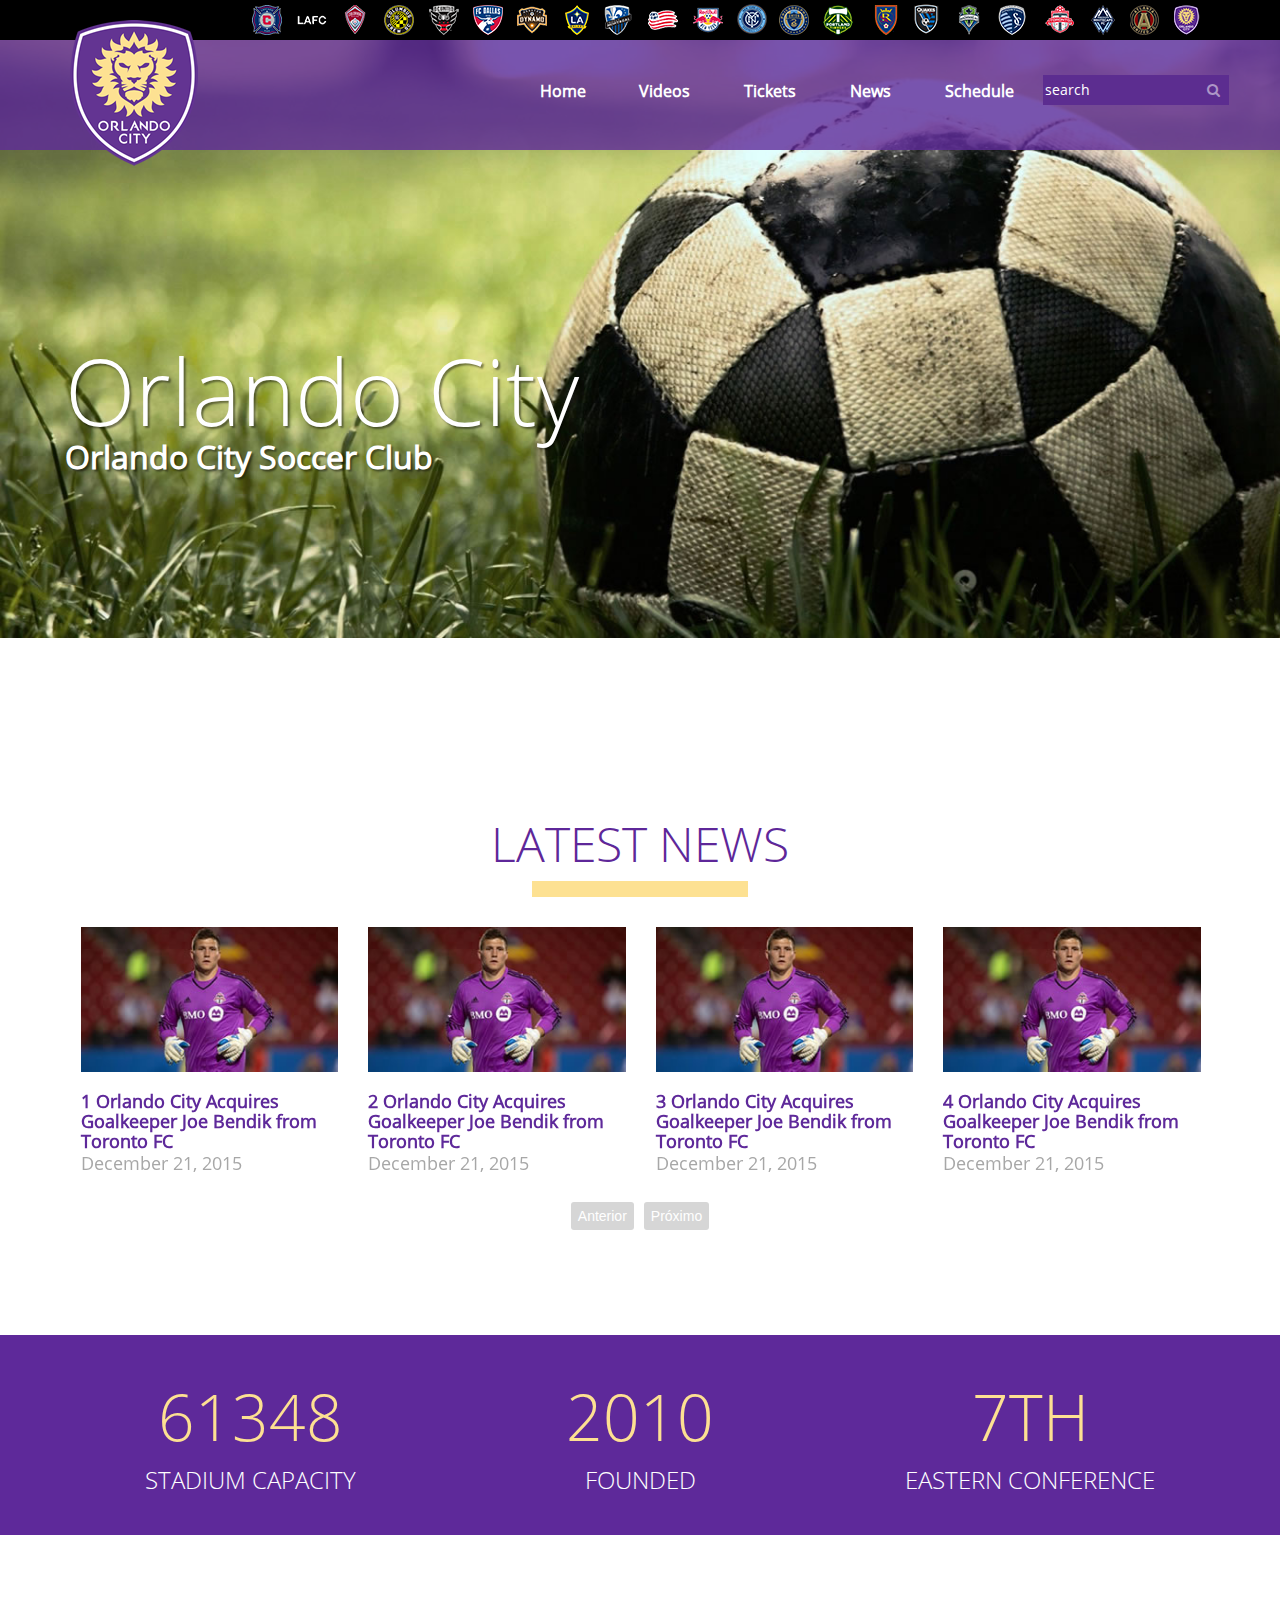
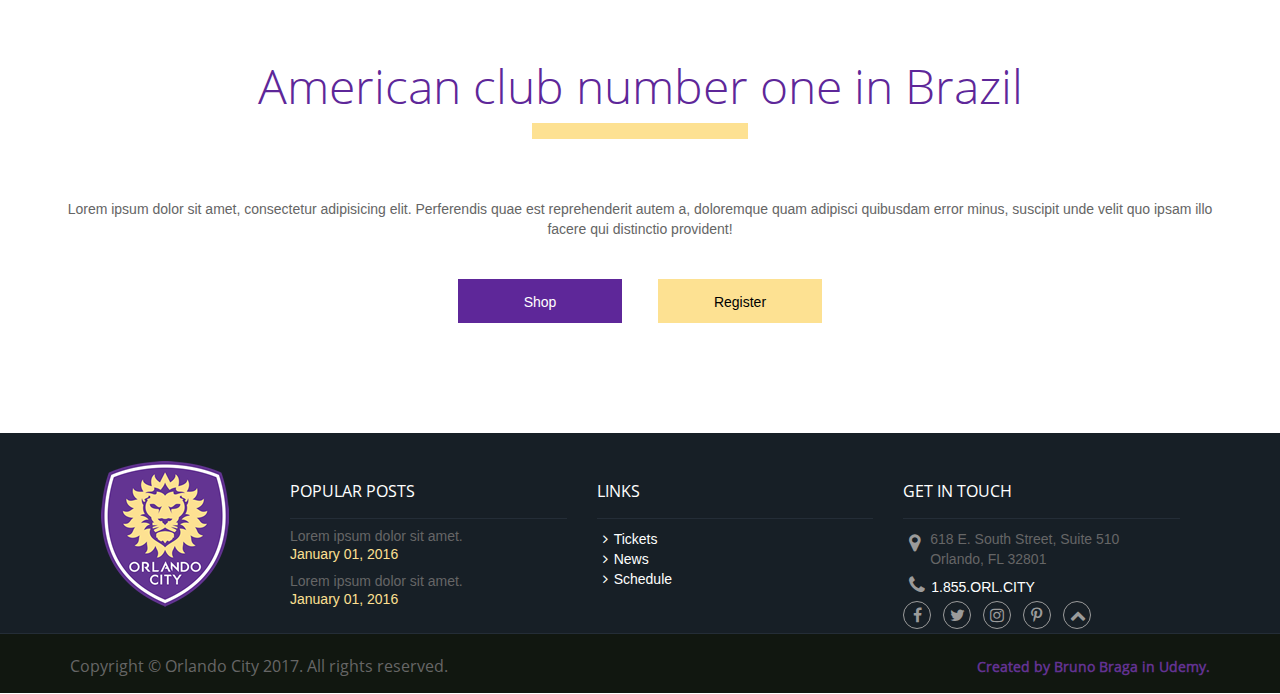
<file: index.html>
<!DOCTYPE html>
<html>
	<head>
		<meta charset="utf-8">
		<meta name="viewport" content="width=device-width, initial-scale=1.0">
		<title>Orlando City</title>
		<link rel="stylesheet" href="lib/bootstrap/css/bootstrap.min.css">
		<link rel="stylesheet" href="font-awesome/css/font-awesome.min.css">
		<link rel="stylesheet" href="lib/owl-carousel2/dist/assets/owl.carousel.min.css">	
		<link rel="stylesheet" href="lib/owl-carousel2/dist/assets/owl.theme.default.min.css">
		<link rel="stylesheet" href="css/orlando.css">
		<link rel="stylesheet" href="css/orlando-mobile.css">
		
	</head>
	<body>
		
		<header>

			<div class="container container-logo">
				<img id="logotipo" src="img/orlando-logo.png" alt="Logotipo">
			</div>

			<div class="header-black">
				
				<div class="container">


					<button id="btn-bars" type="button"><i class="fa fa-bars"></i></button>
					<button id="btn-search" type="button"><i class="fa fa-search"></i></button>
				
					<ul class="pull-right">
						<li class="club-01"><a href="#"></a></li>
						<li class="club-02"><a href="#"></a></li>
						<li class="club-03"><a href="#"></a></li>
						<li class="club-04"><a href="#"></a></li>
						<li class="club-05"><a href="#"></a></li>
						<li class="club-06"><a href="#"></a></li>
						<li class="club-07"><a href="#"></a></li>
						<li class="club-08"><a href="#"></a></li>
						<li class="club-09"><a href="#"></a></li>
						<li class="club-10"><a href="#"></a></li>
						<li class="club-11"><a href="#"></a></li>
						<li class="club-12"><a href="#"></a></li>
						<li class="club-13"><a href="#"></a></li>
						<li class="club-14"><a href="#"></a></li>
						<li class="club-15"><a href="#"></a></li>
						<li class="club-16"><a href="#"></a></li>
						<li class="club-17"><a href="#"></a></li>
						<li class="club-18"><a href="#"></a></li>
						<li class="club-19"><a href="#"></a></li>
						<li class="club-20"><a href="#"></a></li>
						<li class="club-21"><a href="#"></a></li>
						<li class="club-22"><a href="#"></a></li>

					</ul>

				</div>

			</div>
			
			<div class="container">
				
				<div class="row">
					
					<nav id="menu" class="pull-right">
						<ul>
							<li><a href="index.html">Home</a></li>
							<li><a href="videos.html">Videos</a></li>
							<li><a href="#">Tickets</a></li>
							<li><a href="#">News</a></li>
							<li><a href="#">Schedule</a></li>
							<li class="search">
								<div class="input-group">
								<input type="search" placeholder="search" id="input-search">
								<span class="input-group-btn">	
									<button class="" type="button"><i class="fa fa-search"></i></button>
								</span>	
								</div>
							</li>
						</ul>
					</nav>

				</div>

			</div>

		</header>

		<section>
			
			<div id="banner">
				<h1>Orlando City<small>Orlando City Soccer Club</small> </h1>
			</div>

			<div id="news" class="container">

				<div class="row text-center">
				<h2>Latest News</h2>
				<hr>
				</div>

				<button type="button" id="btn-news-prev"><i class="fa fa-angle-left"></i></button>
				<button type="button" id="btn-news-next"><i class="fa fa-angle-right"></i></button>

				<div class="row thumbnails owl-carousel owl-theme">

					<div class="item">
						<div class="item-inner">
							<img src="img/noticia-thumb.jpg" alt="Noticia">
							<h3>1 Orlando City Acquires Goalkeeper Joe Bendik from Toronto FC</h3>
							<time>December 21, 2015</time>
						</div>
					</div>

					<div class="item">
						<div class="item-inner">
							<img src="img/noticia-thumb.jpg" alt="Noticia">
							<h3>2 Orlando City Acquires Goalkeeper Joe Bendik from Toronto FC</h3>
							<time>December 21, 2015</time>
						</div>	
					</div>

					<div class="item">
						<div class="item-inner">
							<img src="img/noticia-thumb.jpg" alt="Noticia">
							<h3>3 Orlando City Acquires Goalkeeper Joe Bendik from Toronto FC</h3>
							<time>December 21, 2015</time>
						</div>	
					</div>

					<div class="item">
						<div class="item-inner">
							<img src="img/noticia-thumb.jpg" alt="Noticia">
							<h3>4 Orlando City Acquires Goalkeeper Joe Bendik from Toronto FC</h3>
							<time>December 21, 2015</time>
						</div>	
					</div>

					<div class="item">
						<div class="item-inner">
							<img src="img/noticia-thumb.jpg" alt="Noticia">
							<h3>5 Orlando City Acquires Goalkeeper Joe Bendik from Toronto FC</h3>
							<time>December 21, 2015</time>
						</div>
					</div>

					<div class="item">
						<div class="item-inner">
							<img src="img/noticia-thumb.jpg" alt="Noticia">
							<h3>6 Orlando City Acquires Goalkeeper Joe Bendik from Toronto FC</h3>
							<time>December 21, 2015</time>
						</div>
					</div>

					<div class="item">
						<div class="item-inner">
							<img src="img/noticia-thumb.jpg" alt="Noticia">
							<h3>7 Orlando City Acquires Goalkeeper Joe Bendik from Toronto FC</h3>
							<time>December 21, 2015</time>
						</div>
					</div>

					<div class="item">
						<div class="item-inner">
							<img src="img/noticia-thumb.jpg" alt="Noticia">
							<h3>8 Orlando City Acquires Goalkeeper Joe Bendik from Toronto FC</h3>
							<time>December 21, 2015</time>
						</div>
					</div>

					<div class="item">
						<div class="item-inner">
							<img src="img/noticia-thumb.jpg" alt="Noticia">
							<h3>9 Orlando City Acquires Goalkeeper Joe Bendik from Toronto FC</h3>
							<time>December 21, 2015</time>
						</div>
					</div>

					<div class="item">
						<div class="item-inner">
							<img src="img/noticia-thumb.jpg" alt="Noticia">
							<h3>10 Orlando City Acquires Goalkeeper Joe Bendik from Toronto FC</h3>
							<time>December 21, 2015</time>
						</div>
					</div>

				</div> <!-- fim carousel -->

			</div> <!-- fim container news -->

			<div id="estatisticas">
				
				<div class="container">
					<div class="row">
						<div class="col-md-4">
							<p>61348<small>Stadium Capacity</small></p>
						</div>
						<div class="col-md-4">
							<p>2010<small>Founded</small></p>
						</div>
						<div class="col-md-4">
							<p>7th<small>Eastern Conference</small></p>
						</div>
					</div>
				</div>

			</div>

			<div id="call-to-action">
				
				<div class="container">
					<div class="row text-center">
					<h2>American club number one in Brazil</h2>
					<hr>
					</div>

					<div class="row">
						
						<p>Lorem ipsum dolor sit amet, consectetur adipisicing elit. Perferendis quae est reprehenderit autem a, doloremque quam adipisci quibusdam error minus, suscipit unde velit quo ipsam illo facere qui distinctio provident!</p>

					</div>

					<div class="text-center">
						<div class="row row-max-400">
							
							<div class="col-xs-6">
								<a href="#" class="btn btn-roxo">Shop</a>
							</div>

							<div class="col-xs-6">
								<a href="#" class="btn btn-amarelo">Register</a>
							</div>

						</div>
					</div>	
				</div>

			</div>

		</section>

		<footer>
			
			<div class="row row-cinza-claro">
				
				<div class="container">
					
					<div class="row">
					
						<div class="col-md-2 text-center hidden-xs">
							
							<img class="logotipo" src="img/orlando-logo.png" alt="Logotipo">

						</div>
						<div class="col-md-10">
							
							<div class="row row-cols">
								<div class="col-md-4 col-popular-post hidden-xs">
									
									<h4>POPULAR POSTS</h4>

									<ul class="list-unstyled">
										<li>
											<h5>Lorem ipsum dolor sit amet.</h5>
											<time>January 01, 2016</time>
										</li>
										<li>
											<h5>Lorem ipsum dolor sit amet.</h5>
											<time>January 01, 2016</time>
										</li>
									</ul>
								</div>

								<div class="col-md-4 col-links hidden-xs">
									
									<h4>LINKS</h4>

									<ul class="list-unstyled">
										<li><a href="#"><i class="fa fa-angle-right"></i>Tickets</a></li>
										<li><a href="#"><i class="fa fa-angle-right"></i>News</a></li>
										<li><a href="#"><i class="fa fa-angle-right"></i>Schedule</a></li>
									</ul>

								</div>
								<div class="col-md-4 col-get-in-touch">
									
									<h4 class="hidden-xs">GET IN TOUCH</h4>

									<address class="hidden-xs">
										<i class="fa fa-map-marker"></i>
										<span>618 E. South Street, Suite 510<br>Orlando, FL 32801 </span>
									</address>

									<p class="hidden-xs"><a href="tel:1855ORLCITY"><i class="fa fa-phone"></i>1.855.ORL.CITY</a></p>

									<div class="row-fluid visible-xs">
										<div class="col-xs-6">
											<a href="#" class="btn btn-footer"><i class="fa fa-map-marker"></i>Location</a>
										</div>

										<div class="col-xs-6">
											<a href="#" class="btn btn-footer "><i class="fa fa-phone"></i>Call</a>
										</div>
									</div>

									<ul class="list-unstyled list-socials">
										 <li>
										 <a href="#" target="_blank"><i class="fa fa-facebook"></i></a>
										 </li>
										 <li>
										 <a href="#" target="_blank"><i class="fa fa-twitter"></i></a>
										 </li>
										 <li>
										 <a href="#" target="_blank"><i class="fa fa-instagram"></i></a>
										 </li>
										 <li>
										 <a href="#" target="_blank"><i class="fa fa-pinterest-p"></i></a>
										 </li>
										 <li>
										 <a href="#" target="_blank"><i class="fa fa-chevron-up"></i></a>
										 </li>
									 </ul>

								</div>	
							</div>

						</div>	
					</div>

				</div>

			</div>

			<div class="row row-cinza-escuro">

				<div class="container copyright-mobile">
					<p class="pull-left">Copyright &copy; Orlando City 2017. All rights reserved.</p>
					<p class="pull-right text-roxo">Created by Bruno Braga in Udemy.</p>
				</div>

			</div>

		</footer>

		<script src="lib/jquery/jquery.min.js"></script>
		<script src="lib/owl-carousel2/dist/owl.carousel.min.js"></script>
		<script src="lib/bootstrap/js/bootstrap.min.js"></script>
		
		
		<script src="js/efeitos.js"></script>
		<!--
		<script src="https://use.fontawesome.com/79fd03796c.js"></script>
		-->
	</body>
</html>
</file>
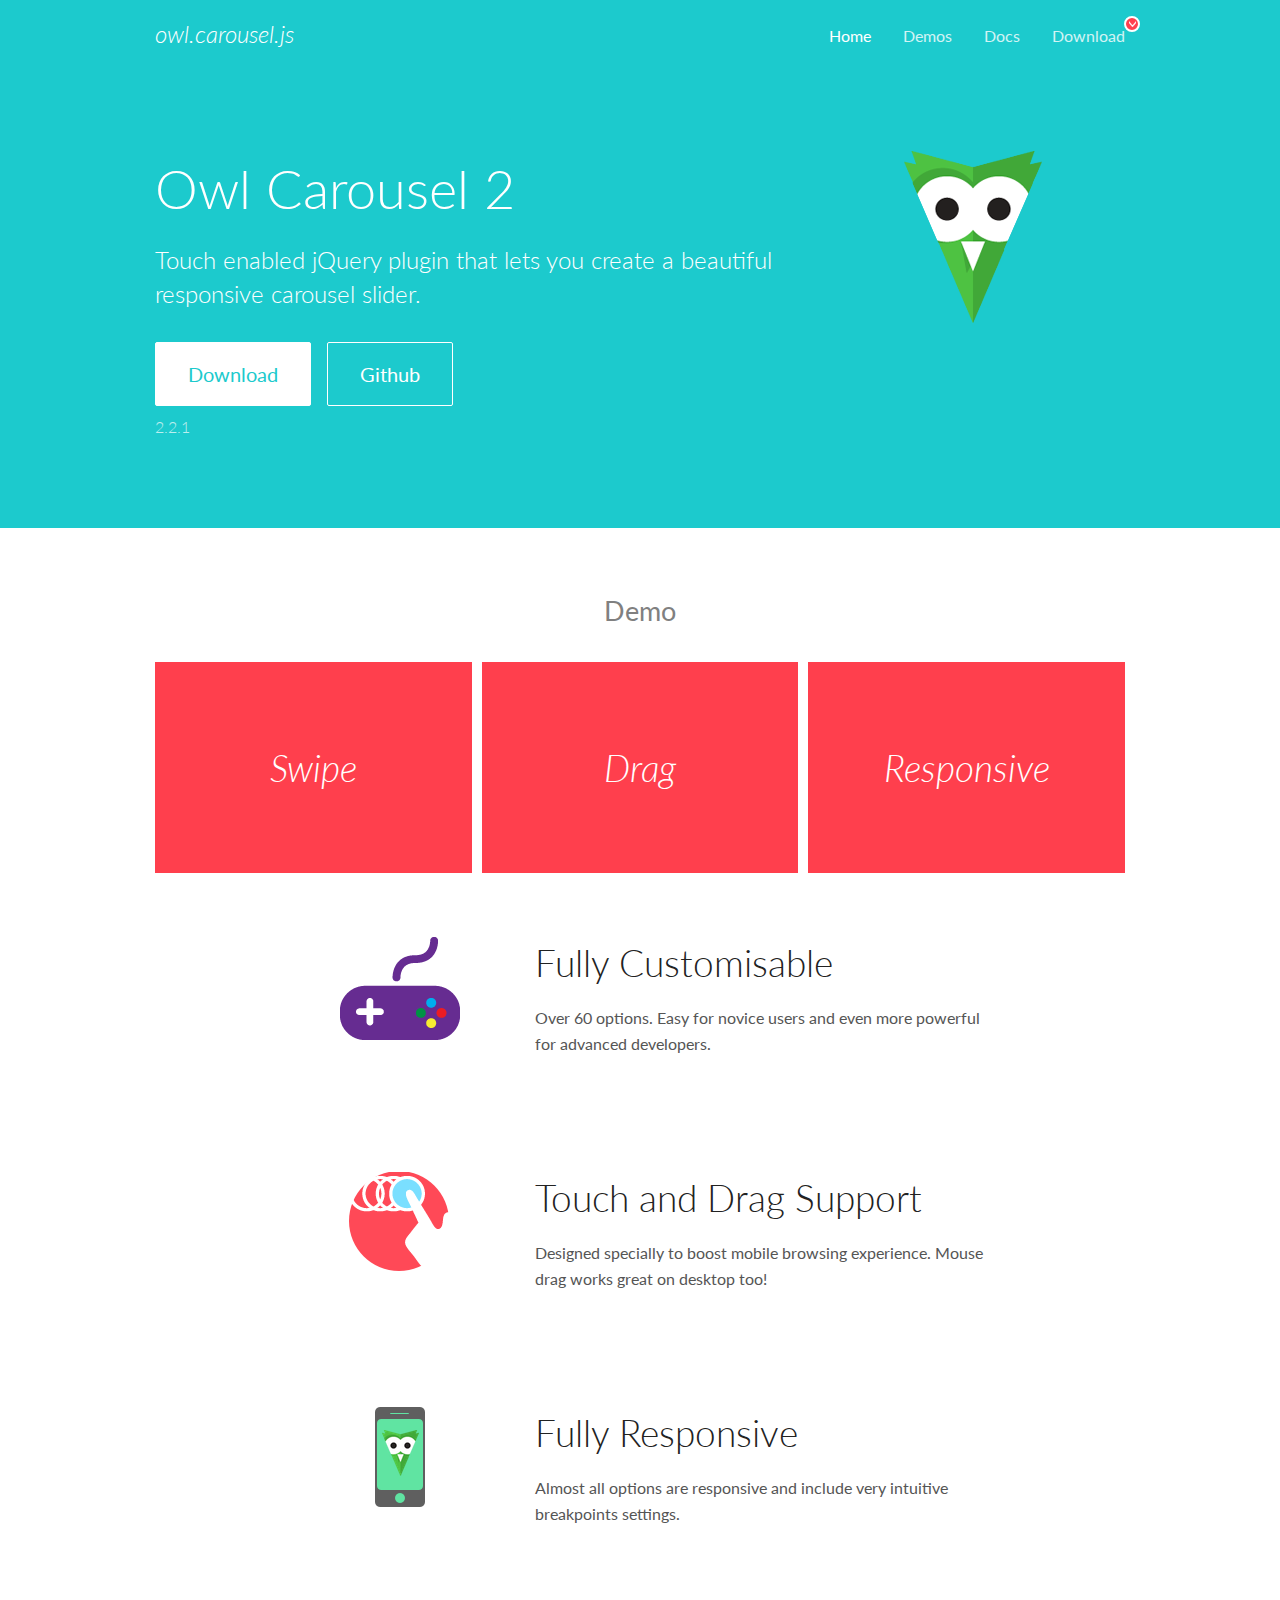
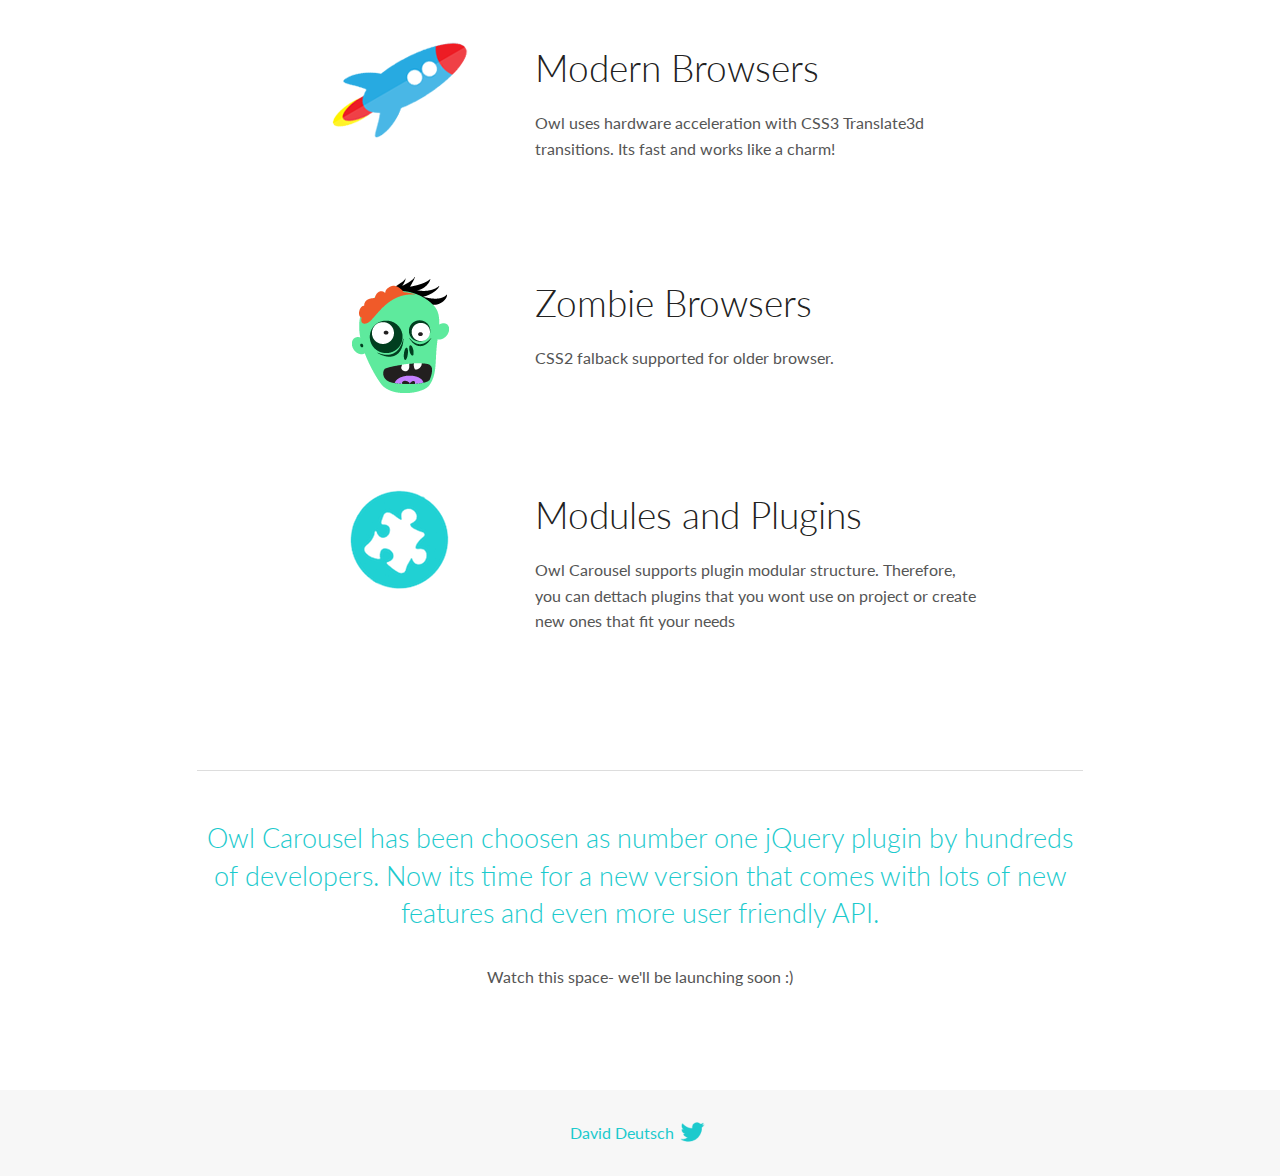
<file: lib/owl-carousel2/docs/index.html>
<!DOCTYPE html>
<html lang="en">
  <head>

    <!-- head -->
    <meta charset="utf-8">
    <meta name="msapplication-tap-highlight" content="no" />
    <meta name="viewport" content="width=device-width, initial-scale=1.0" />
    <meta name="description" content="Touch enabled jQuery plugin that lets you create beautiful responsive carousel slider.">
    <meta name="author" content="David Deutsch">
    <title>
      Home | Owl Carousel | 2.2.1
    </title>

    <!-- Stylesheets -->
    <link href='https://fonts.googleapis.com/css?family=Lato:300,400,700,400italic,300italic' rel='stylesheet' type='text/css'>
    <link rel="stylesheet" href="assets/css/docs.theme.min.css">

    <!-- Owl Stylesheets -->
    <link rel="stylesheet" href="assets/owlcarousel/assets/owl.carousel.min.css">
    <link rel="stylesheet" href="assets/owlcarousel/assets/owl.theme.default.min.css">

    <!-- HTML5 shim and Respond.js IE8 support of HTML5 elements and media queries -->

    <!--[if lt IE 9]>
      <script src="https://oss.maxcdn.com/libs/html5shiv/3.7.0/html5shiv.js"></script>
      <script src="https://oss.maxcdn.com/libs/respond.js/1.3.0/respond.min.js"></script>
    <![endif]-->

    <!-- Favicons -->
    <link rel="apple-touch-icon-precomposed" sizes="144x144" href="assets/ico/apple-touch-icon-144-precomposed.png">
    <link rel="shortcut icon" href="assets/ico/favicon.png">
    <link rel="shortcut icon" href="favicon.ico">

    <!-- Yeah i know js should not be in header. Its required for demos.-->

    <!-- javascript -->
    <script src="assets/vendors/jquery.min.js"></script>
    <script src="assets/owlcarousel/owl.carousel.js"></script>
  </head>
  <body>

    <!-- header -->
    <header class="header">
      <div class="row">
        <div class="large-12 columns">
          <div class="brand left">
            <h3>
              <a href="/OwlCarousel2/">owl.carousel.js</a> 
            </h3>
          </div>
          <a id="toggle-nav" class="right">
            <span></span> <span></span> <span></span> 
          </a> 
          <div class="nav-bar">
            <ul class="clearfix">
              <li class="active">
                <a href="/OwlCarousel2/index.html">Home</a> 
              </li>
              <li> <a href="/OwlCarousel2/demos/demos.html">Demos</a>  </li>
              <li> <a href="/OwlCarousel2/docs/started-welcome.html">Docs</a>  </li>
              <li>
                <a href="https://github.com/OwlCarousel2/OwlCarousel2/archive/2.2.1.zip">Download</a> 
                <span class="download"></span> 
              </li>
            </ul>
          </div>
        </div>
      </div>
    </header>

    <!-- home panel -->
    <section id="hero">
      <div class="row">
        <div class="large-8 medium-8 columns">
          <h1>Owl Carousel 2</h1>
          <h4>Touch enabled jQuery plugin that lets you create a beautiful responsive carousel slider.</h4>
          <a href="https://github.com/OwlCarousel2/OwlCarousel2/archive/2.2.1.zip" class="hero-button">Download</a> 
          <a href="https://github.com/OwlCarousel2/OwlCarousel2" class="hero-button outline">Github</a> 
          <p>2.2.1</p>
        </div>
        <div class="large-4 medium-4 columns">
          <img class="owl-logo" src="assets/img/owl-logo.png" alt="mr. Owl">
        </div>
      </div>
    </section>

    <!-- body -->
    <div class="home-demo">
      <div class="row">
        <div class="large-12 columns">
          <h3>Demo</h3>
          <div class="owl-carousel">
            <div class="item">
              <h2>Swipe</h2>
            </div>
            <div class="item">
              <h2>Drag</h2>
            </div>
            <div class="item">
              <h2>Responsive</h2>
            </div>
            <div class="item">
              <h2>CSS3</h2>
            </div>
            <div class="item">
              <h2>Fast</h2>
            </div>
            <div class="item">
              <h2>Easy</h2>
            </div>
            <div class="item">
              <h2>Free</h2>
            </div>
            <div class="item">
              <h2>Upgradable</h2>
            </div>
            <div class="item">
              <h2>Tons of options</h2>
            </div>
            <div class="item">
              <h2>Infinity</h2>
            </div>
            <div class="item">
              <h2>Auto Width</h2>
            </div>
          </div>
        </div>
      </div>
    </div>
    <script>
      var owl = $('.owl-carousel');
      owl.owlCarousel({
        margin: 10,
        loop: true,
        responsive: {
          0: {
            items: 1
          },
          600: {
            items: 2
          },
          1000: {
            items: 3
          }
        }
      })
    </script>

    <!-- features -->
    <div id="features">
      <div class="row">
        <div class="small-12 medium-9 small-centered columns">
          <section class="row feature">
            <div class="medium-4 small-12 columns">
              <img src="assets/img/feature-options.png" alt="">
            </div>
            <div class="medium-8 small-12 columns">
              <h2>Fully Customisable</h2>
              <p>Over 60 options. Easy for novice users and even more powerful for advanced developers.</p>
            </div>
          </section>
          <section class="row feature">
            <div class="medium-4 small-12 columns">
              <img src="assets/img/feature-drag.png" alt="">
            </div>
            <div class="medium-8 small-12 columns">
              <h2>Touch and Drag Support</h2>
              <p>Designed specially to boost mobile browsing experience. Mouse drag works great on desktop too!</p>
            </div>
          </section>
          <section class="row feature">
            <div class="medium-4 small-12 columns">
              <img src="assets/img/feature-responsive.png" alt="">
            </div>
            <div class="medium-8 small-12 columns">
              <h2>Fully Responsive</h2>
              <p>Almost all options are responsive and include very intuitive breakpoints settings.</p>
            </div>
          </section>
          <section class="row feature">
            <div class="medium-4 small-12 columns">
              <img src="assets/img/feature-modern.png" alt="">
            </div>
            <div class="medium-8 small-12 columns">
              <h2>Modern Browsers</h2>
              <p>Owl uses hardware acceleration with CSS3 Translate3d transitions. Its fast and works like a charm! </p>
            </div>
          </section>
          <section class="row feature">
            <div class="medium-4 small-12 columns">
              <img src="assets/img/feature-zombie.png" alt="">
            </div>
            <div class="medium-8 small-12 columns">
              <h2>Zombie Browsers</h2>
              <p>CSS2 falback supported for older browser.</p>
            </div>
          </section>
          <section class="row feature">
            <div class="medium-4 small-12 columns">
              <img src="assets/img/feature-module.png" alt="">
            </div>
            <div class="medium-8 small-12 columns">
              <h2>Modules and Plugins</h2>
              <p>Owl Carousel supports plugin modular structure. Therefore, you can dettach plugins that you wont use on project or create new ones that fit your needs</p>
            </div>
          </section>
        </div>
      </div>
    </div>

    <!-- footer -->
    <section id="teaser-text">
      <div class="row">
        <div class="small-12 medium-11 small-centered columns">
          <hr>
          <h3 id="owl-carousel-has-been-choosen-as-number-one-jquery-plugin-by-hundreds-of-developers-now-its-time-for-a-new-version-that-comes-with-lots-of-new-features-and-even-more-user-friendly-api-">Owl Carousel has been choosen as number one jQuery plugin by hundreds of developers. Now its time for a new version that comes with lots of new features and even more user friendly API.</h3>
          <p>Watch this space- we&#39;ll be launching soon :)</p>
        </div>
      </div>
    </section>

    <!-- footer -->
    <footer class="footer">
      <div class="row">
        <div class="large-12 columns">
          <h5>
            <a href="/OwlCarousel2/docs/support-contact.html">David Deutsch</a> 
            <a id="custom-tweet-button" href="https://twitter.com/share?url=https://github.com/OwlCarousel2/OwlCarousel2&text=Owl Carousel - This is so awesome! " target="_blank"></a> 
          </h5>
        </div>
      </div>
    </footer>

    <!-- vendors -->
    <script src="assets/vendors/highlight.js"></script>
    <script src="assets/js/app.js"></script>
  </body>
</html>
</file>
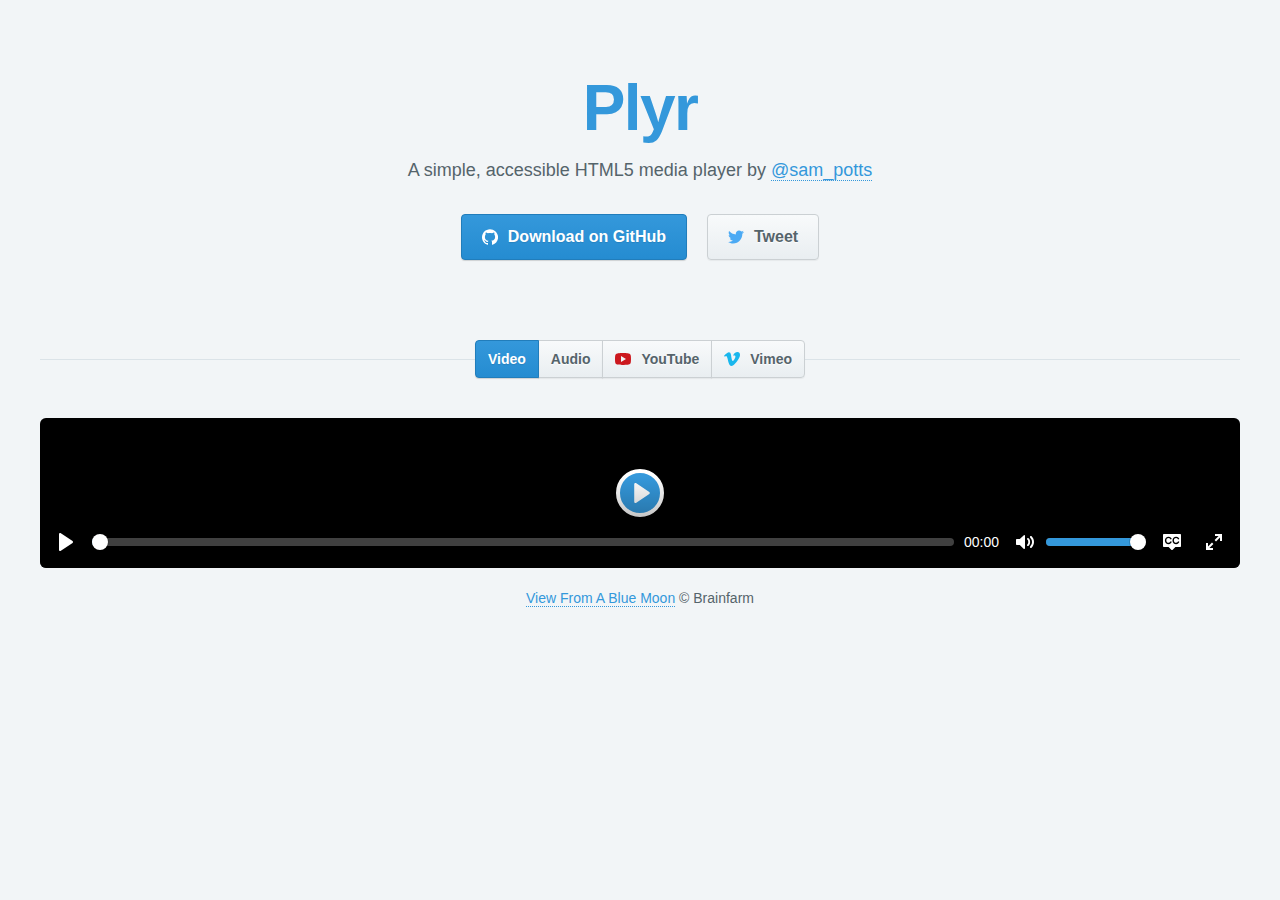
<file: lib/plyr/demo/index.html>
<!doctype html>
<html lang="en">

<head>
    <meta charset="utf-8" />
    <title>Plyr - A simple HTML5 media player</title>
    <meta name="description" content="A simple HTML5 media player with custom controls and WebVTT captions.">
    <meta name="author" content="Sam Potts">
    <meta name="viewport" content="width=device-width, initial-scale=1">

    <!-- Styles -->
    <link rel="stylesheet" href="../dist/plyr.css">

    <!-- Docs styles -->
    <link rel="stylesheet" href="dist/demo.css">

    <!-- Preload -->
    <link rel="preload" as="font" crossorigin type="font/woff2" href="https://cdn.plyr.io/static/fonts/avenir-medium.woff2">
    <link rel="preload" as="font" crossorigin type="font/woff2" href="https://cdn.plyr.io/static/fonts/avenir-bold.woff2">
</head>

<body>
    <header>
        <h1>Plyr</h1>
        <p>A simple, accessible HTML5 media player by <a href="https://twitter.com/sam_potts" target="_blank">@sam_potts</a></p>
        <nav>
            <ul>
                <li>
                    <a href="https://github.com/sampotts/plyr" target="_blank" class="btn btn--large btn--primary" data-shr-network="github">
                        <svg class="icon">
                            <use xlink:href="#icon-github" />
                        </svg>Download on GitHub
                    </a>
                </li>
                <li>
                    <a href="https://twitter.com/intent/tweet?text=A+simple+HTML5+media+player+with+custom+controls+and+WebVTT+captions.&url=http%3A%2F%2Fplyr.io&via=Sam_Potts"
                        target="_blank" class="btn btn--large btn--twitter" data-shr-network="twitter">
                        <svg class="icon">
                            <use xlink:href="#icon-twitter" />
                        </svg>Tweet
                    </a>
                </li>
            </ul>
        </nav>
    </header>

    <main role="main" id="main">
        <nav class="btn__bar">
            <ul>
                <li class="active">
                    <button type="button" class="btn" data-source="video">Video</button>
                </li>
                <li>
                    <button type="button" class="btn" data-source="audio">Audio</button>
                </li>
                <li>
                    <button type="button" class="btn btn--youtube" data-source="youtube"><svg class="icon"><use xlink:href="#icon-youtube"/></svg>YouTube</button>
                </li>
                <li>
                    <button type="button" class="btn btn--vimeo" data-source="vimeo"><svg class="icon"><use xlink:href="#icon-vimeo"/></svg>Vimeo</button>
                </li>
            </ul>
        </nav>
        <section>
            <video poster="https://cdn.plyr.io/static/demo/View_From_A_Blue_Moon_Trailer-HD.jpg?v1" controls crossorigin>
                <!-- Video files -->
                <source src="https://cdn.plyr.io/static/demo/View_From_A_Blue_Moon_Trailer-HD.mp4" type="video/mp4">
                <source src="https://cdn.plyr.io/static/demo/View_From_A_Blue_Moon_Trailer-HD.webm" type="video/webm">

                <!-- Text track file -->
                <track kind="captions" label="English" srclang="en" src="https://cdn.plyr.io/static/demo/View_From_A_Blue_Moon_Trailer-HD.en.vtt"
                    default>

                <!-- Fallback for browsers that don't support the <video> element -->
                <a href="https://cdn.plyr.io/static/demo/View_From_A_Blue_Moon_Trailer-HD.mp4" download>Download</a>
            </video>

            <ul>
                <li class="plyr__cite plyr__cite--video"><small><a href="http://viewfromabluemoon.com/" target="_blank">View From A Blue Moon</a> &copy; Brainfarm</small></li>
                <li class="plyr__cite plyr__cite--audio"><small><a href="http://www.kishibashi.com/" target="_blank">Kishi Bashi &ndash; &ldquo;It All Began With A Burst&rdquo;</a> &copy; Kishi Bashi</small></li>
                <li class="plyr__cite plyr__cite--youtube"><small><a href="https://www.youtube.com/watch?v=bTqVqk7FSmY" target="_blank">View From A Blue Moon</a> on <span class="color--youtube"><svg class="icon"><use xlink:href="#icon-youtube"/></svg>YouTube</span></small></li>
                <li class="plyr__cite plyr__cite--vimeo"><small><a href="https://vimeo.com/ondemand/viewfromabluemoon4k" target="_blank">View From A Blue Moon</a> on <span class="color--vimeo"><svg class="icon"><use xlink:href="#icon-vimeo"/></svg>Vimeo</span></small></li>
            </ul>
        </section>
    </main>

    <!-- Plyr core script -->
    <script src="../dist/plyr.js"></script>

    <!-- Docs script -->
    <script src="dist/demo.js"></script>

    <!-- Rangetouch to fix <input type="range"> on touch devices (see https://rangetouch.com) -->
    <script src="https://cdn.rangetouch.com/1.0.1/rangetouch.js" async></script>

    <!-- Sharing libary (https://shr.one) -->
    <script src="https://cdn.shr.one/1.0.1/shr.js"></script>
    <script>
        if (window.shr) { window.shr.setup({ count: { classname: 'btn__count' } }); }
    </script>
</body>

</html>
</file>
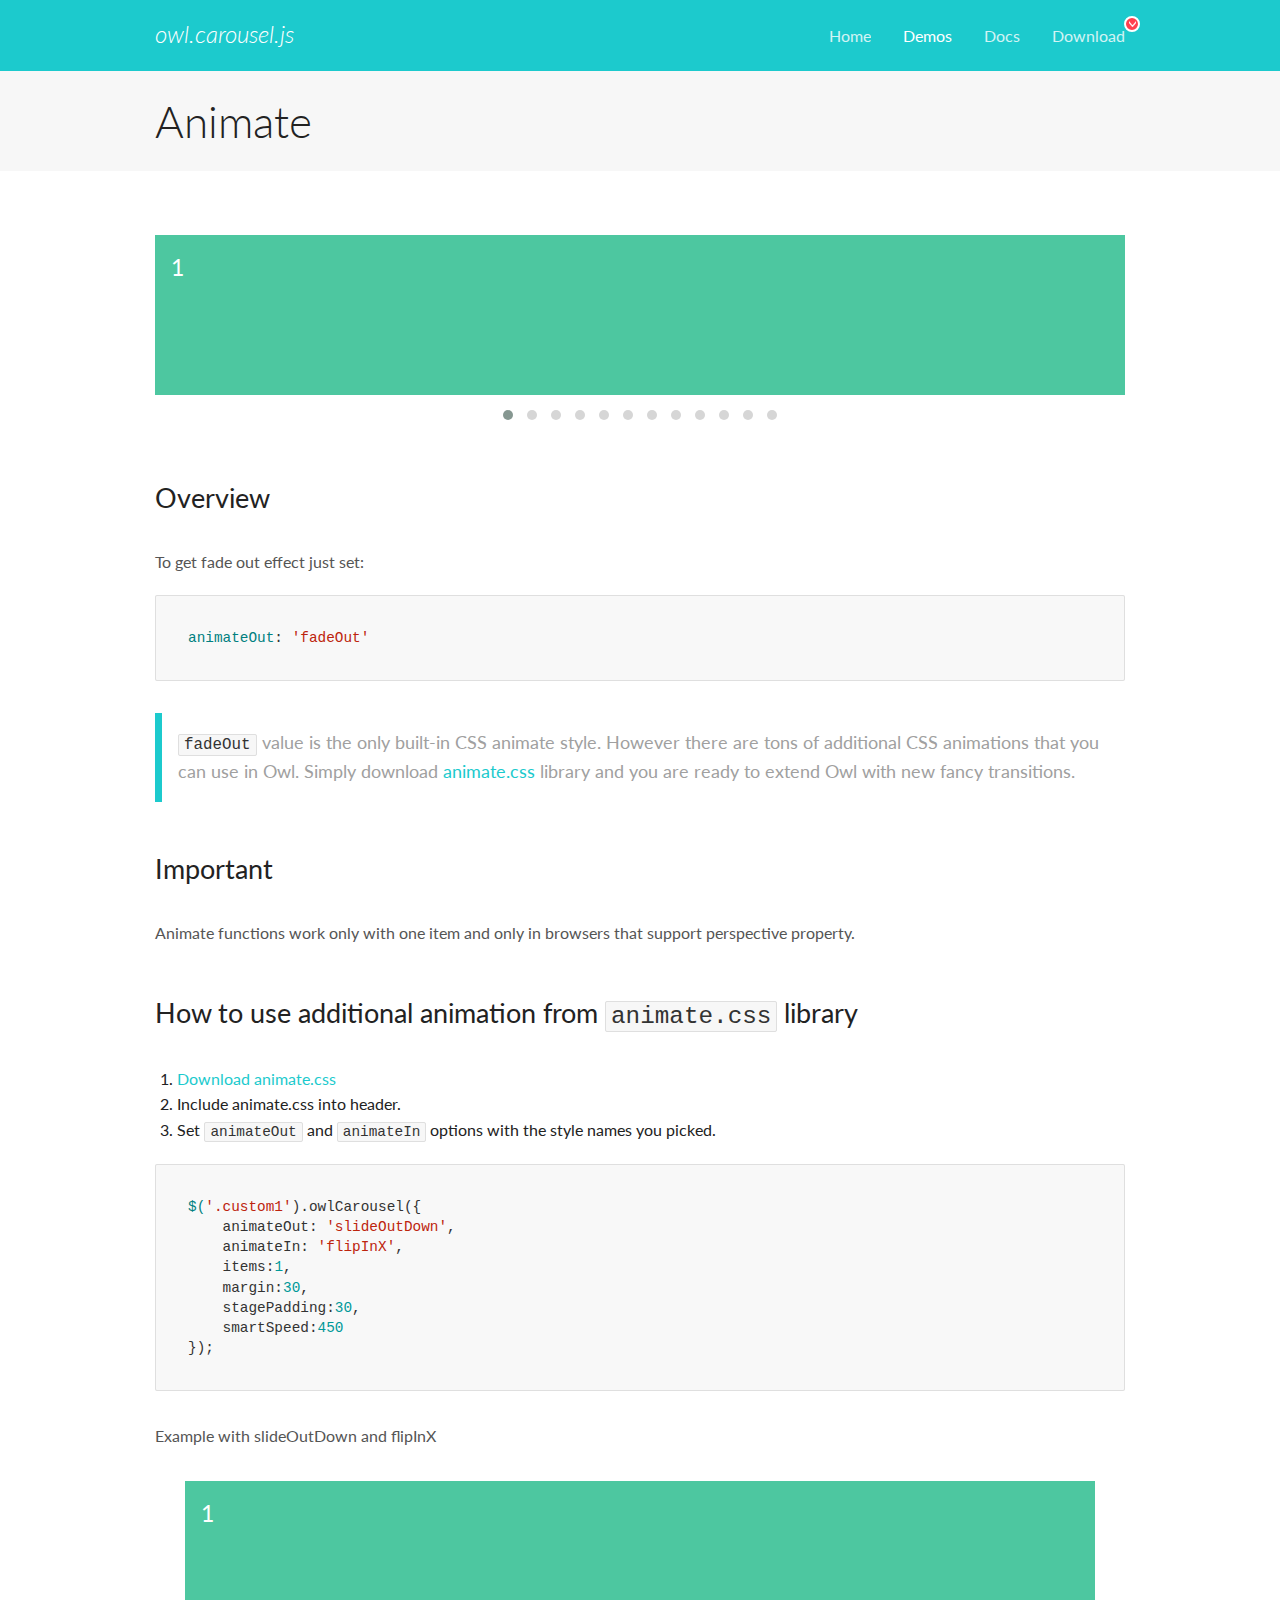
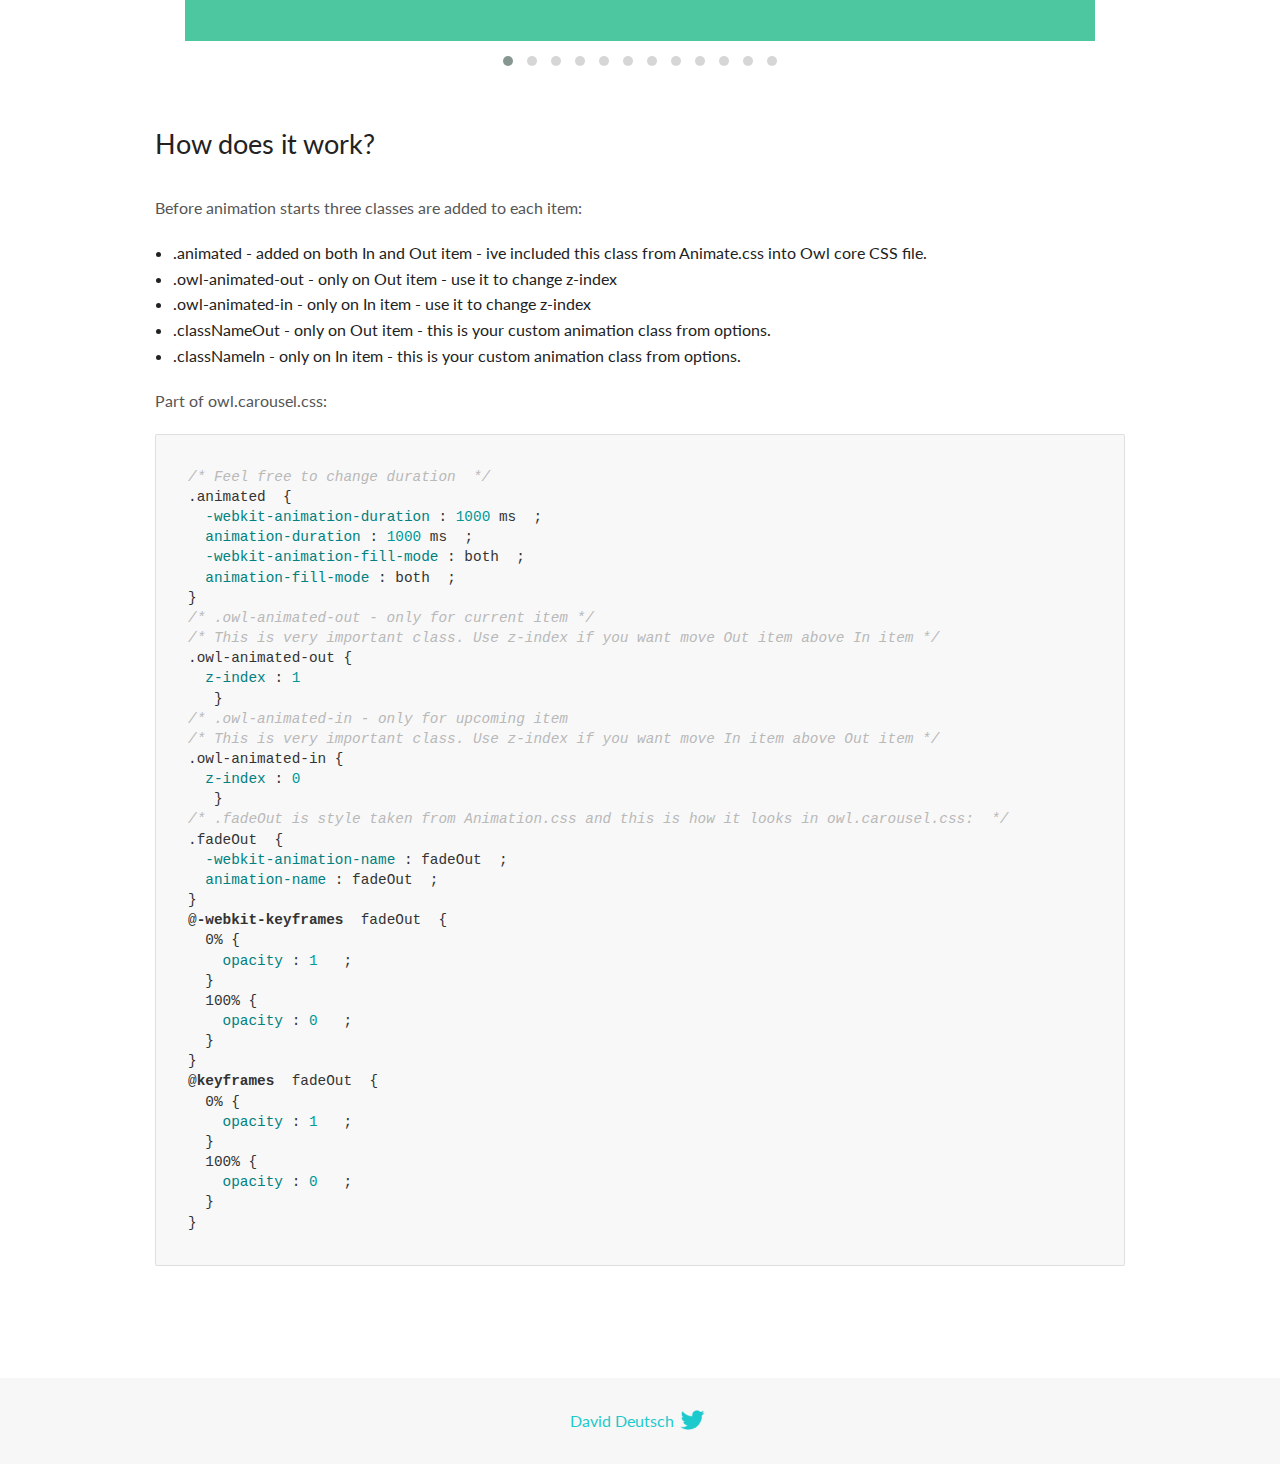
<file: lib/owl-carousel2/docs/demos/animate.html>
<!DOCTYPE html>
<html lang="en">
  <head>

    <!-- head -->
    <meta charset="utf-8">
    <meta name="msapplication-tap-highlight" content="no" />
    <meta name="viewport" content="width=device-width, initial-scale=1.0" />
    <meta name="description" content="Animate carousel">
    <meta name="author" content="David Deutsch">
    <title>
      Animate Demo | Owl Carousel | 2.2.1
    </title>

    <!-- Stylesheets -->
    <link href='https://fonts.googleapis.com/css?family=Lato:300,400,700,400italic,300italic' rel='stylesheet' type='text/css'>
    <link rel="stylesheet" href="../assets/css/docs.theme.min.css">

    <!-- Owl Stylesheets -->
    <link rel="stylesheet" href="../assets/owlcarousel/assets/owl.carousel.min.css">
    <link rel="stylesheet" href="../assets/owlcarousel/assets/owl.theme.default.min.css">

    <!-- HTML5 shim and Respond.js IE8 support of HTML5 elements and media queries -->

    <!--[if lt IE 9]>
      <script src="https://oss.maxcdn.com/libs/html5shiv/3.7.0/html5shiv.js"></script>
      <script src="https://oss.maxcdn.com/libs/respond.js/1.3.0/respond.min.js"></script>
    <![endif]-->

    <!-- Favicons -->
    <link rel="apple-touch-icon-precomposed" sizes="144x144" href="../assets/ico/apple-touch-icon-144-precomposed.png">
    <link rel="shortcut icon" href="../assets/ico/favicon.png">
    <link rel="shortcut icon" href="favicon.ico">

    <!-- Yeah i know js should not be in header. Its required for demos.-->

    <!-- javascript -->
    <script src="../assets/vendors/jquery.min.js"></script>
    <script src="../assets/owlcarousel/owl.carousel.js"></script>
  </head>
  <body>

    <!-- header -->
    <header class="header">
      <div class="row">
        <div class="large-12 columns">
          <div class="brand left">
            <h3>
              <a href="/OwlCarousel2/">owl.carousel.js</a> 
            </h3>
          </div>
          <a id="toggle-nav" class="right">
            <span></span> <span></span> <span></span> 
          </a> 
          <div class="nav-bar">
            <ul class="clearfix">
              <li> <a href="/OwlCarousel2/index.html">Home</a>  </li>
              <li class="active">
                <a href="/OwlCarousel2/demos/demos.html">Demos</a> 
              </li>
              <li> <a href="/OwlCarousel2/docs/started-welcome.html">Docs</a>  </li>
              <li>
                <a href="https://github.com/OwlCarousel2/OwlCarousel2/archive/2.2.1.zip">Download</a> 
                <span class="download"></span> 
              </li>
            </ul>
          </div>
        </div>
      </div>
    </header>

    <!-- title -->
    <section class="title">
      <div class="row">
        <div class="large-12 columns">
          <h1>Animate</h1>
        </div>
      </div>
    </section>

    <!--  Demos -->
    <section id="demos">
      <div class="row">
        <div class="large-12 columns">
          <div class="fadeOut owl-carousel owl-theme">
            <div class="item">
              <h4>1</h4>
            </div>
            <div class="item">
              <h4>2</h4>
            </div>
            <div class="item">
              <h4>3</h4>
            </div>
            <div class="item">
              <h4>4</h4>
            </div>
            <div class="item">
              <h4>5</h4>
            </div>
            <div class="item">
              <h4>6</h4>
            </div>
            <div class="item">
              <h4>7</h4>
            </div>
            <div class="item">
              <h4>8</h4>
            </div>
            <div class="item">
              <h4>9</h4>
            </div>
            <div class="item">
              <h4>10</h4>
            </div>
            <div class="item">
              <h4>11</h4>
            </div>
            <div class="item">
              <h4>12</h4>
            </div>
          </div>
          <h3 id="overview">Overview</h3>
          <p>To get fade out effect just set:</p>
          <pre><code>animateOut: &#39;fadeOut&#39;</code></pre>
          <blockquote>
            <p><code>fadeOut</code> value is the only built-in CSS animate style. However there are tons of additional CSS animations that you can use in Owl. Simply download
              <a href="https://daneden.github.io/animate.css/">animate.css</a>  library and you are ready to extend Owl with new fancy transitions.</p>
          </blockquote>
          <h3 id="important">Important</h3>
          <p>Animate functions work only with one item and only in browsers that support perspective property.</p>
          <h3 id="how-to-use-additional-animation-from-animate-css-library">How to use additional animation from <code>animate.css</code> library</h3>
          <ol>
            <li> <a href="https://daneden.github.io/animate.css/">Download animate.css</a>  </li>
            <li>Include animate.css into header.</li>
            <li>Set <code>animateOut</code> and <code>animateIn</code> options with the style names you picked.</li>
          </ol>
          <pre><code>$(&#39;.custom1&#39;).owlCarousel({
    animateOut: &#39;slideOutDown&#39;,
    animateIn: &#39;flipInX&#39;,
    items:1,
    margin:30,
    stagePadding:30,
    smartSpeed:450
});</code></pre>
          <p>Example with slideOutDown and flipInX</p>
          <div class="custom1 owl-carousel owl-theme">
            <div class="item">
              <h4>1</h4>
            </div>
            <div class="item">
              <h4>2</h4>
            </div>
            <div class="item">
              <h4>3</h4>
            </div>
            <div class="item">
              <h4>4</h4>
            </div>
            <div class="item">
              <h4>5</h4>
            </div>
            <div class="item">
              <h4>6</h4>
            </div>
            <div class="item">
              <h4>7</h4>
            </div>
            <div class="item">
              <h4>8</h4>
            </div>
            <div class="item">
              <h4>9</h4>
            </div>
            <div class="item">
              <h4>10</h4>
            </div>
            <div class="item">
              <h4>11</h4>
            </div>
            <div class="item">
              <h4>12</h4>
            </div>
          </div>
          <h3 id="how-does-it-work-">How does it work?</h3>
          <p>Before animation starts three classes are added to each item:</p>
          <ul>
            <li>.animated - added on both In and Out item - ive included this class from Animate.css into Owl core CSS file.</li>
            <li>.owl-animated-out - only on Out item - use it to change z-index</li>
            <li>.owl-animated-in - only on In item - use it to change z-index</li>
            <li>.classNameOut - only on Out item - this is your custom animation class from options.</li>
            <li>.classNameIn - only on In item - this is your custom animation class from options.</li>
          </ul>
          <p>Part of owl.carousel.css:</p>
          <pre><code class="language-css"><span class="comment">/* Feel free to change duration  */</span> 
<span class="class">.animated</span>  <span class="rules">{
  <span class="rule"><span class="attribute">-webkit-animation-duration</span> :<span class="value"> <span class="number">1000</span> ms</span> </span> ;
  <span class="rule"><span class="attribute">animation-duration</span> :<span class="value"> <span class="number">1000</span> ms</span> </span> ;
  <span class="rule"><span class="attribute">-webkit-animation-fill-mode</span> :<span class="value"> both</span> </span> ;
  <span class="rule"><span class="attribute">animation-fill-mode</span> :<span class="value"> both</span> </span> ;
<span class="rule">}</span> </span> 
<span class="comment">/* .owl-animated-out - only for current item */</span> 
<span class="comment">/* This is very important class. Use z-index if you want move Out item above In item */</span> 
<span class="class">.owl-animated-out</span> <span class="rules">{
  <span class="rule"><span class="attribute">z-index</span> :<span class="value"> <span class="number">1</span> 
</span> </span> </span> }
<span class="comment">/* .owl-animated-in - only for upcoming item
/* This is very important class. Use z-index if you want move In item above Out item */</span> 
<span class="class">.owl-animated-in</span> <span class="rules">{
  <span class="rule"><span class="attribute">z-index</span> :<span class="value"> <span class="number">0</span> 
</span> </span> </span> }
<span class="comment">/* .fadeOut is style taken from Animation.css and this is how it looks in owl.carousel.css:  */</span> 
<span class="class">.fadeOut</span>  <span class="rules">{
  <span class="rule"><span class="attribute">-webkit-animation-name</span> :<span class="value"> fadeOut</span> </span> ;
  <span class="rule"><span class="attribute">animation-name</span> :<span class="value"> fadeOut</span> </span> ;
<span class="rule">}</span> </span> 
<span class="at_rule">@<span class="keyword">-webkit-keyframes</span>  fadeOut </span> {
  0% <span class="rules">{
    <span class="rule"><span class="attribute">opacity</span> :<span class="value"> <span class="number">1</span> </span> </span> ;
  <span class="rule">}</span> </span> 
  100% <span class="rules">{
    <span class="rule"><span class="attribute">opacity</span> :<span class="value"> <span class="number">0</span> </span> </span> ;
  <span class="rule">}</span> </span> 
}
<span class="at_rule">@<span class="keyword">keyframes</span>  fadeOut </span> {
  0% <span class="rules">{
    <span class="rule"><span class="attribute">opacity</span> :<span class="value"> <span class="number">1</span> </span> </span> ;
  <span class="rule">}</span> </span> 
  100% <span class="rules">{
    <span class="rule"><span class="attribute">opacity</span> :<span class="value"> <span class="number">0</span> </span> </span> ;
  <span class="rule">}</span> </span> 
}</code></pre>
          <link rel="stylesheet" href="../assets/css/animate.css">
          <script>
            jQuery(document).ready(function($) {
              $('.fadeOut').owlCarousel({
                items: 1,
                animateOut: 'fadeOut',
                loop: true,
                margin: 10,
              });
              $('.custom1').owlCarousel({
                animateOut: 'slideOutDown',
                animateIn: 'flipInX',
                items: 1,
                margin: 30,
                stagePadding: 30,
                smartSpeed: 450
              });
            });
          </script>
        </div>
      </div>
    </section>

    <!-- footer -->
    <footer class="footer">
      <div class="row">
        <div class="large-12 columns">
          <h5>
            <a href="/OwlCarousel2/docs/support-contact.html">David Deutsch</a> 
            <a id="custom-tweet-button" href="https://twitter.com/share?url=https://github.com/OwlCarousel2/OwlCarousel2&text=Owl Carousel - This is so awesome! " target="_blank"></a> 
          </h5>
        </div>
      </div>
    </footer>

    <!-- vendors -->
    <script src="../assets/vendors/highlight.js"></script>
    <script src="../assets/js/app.js"></script>
  </body>
</html>
</file>
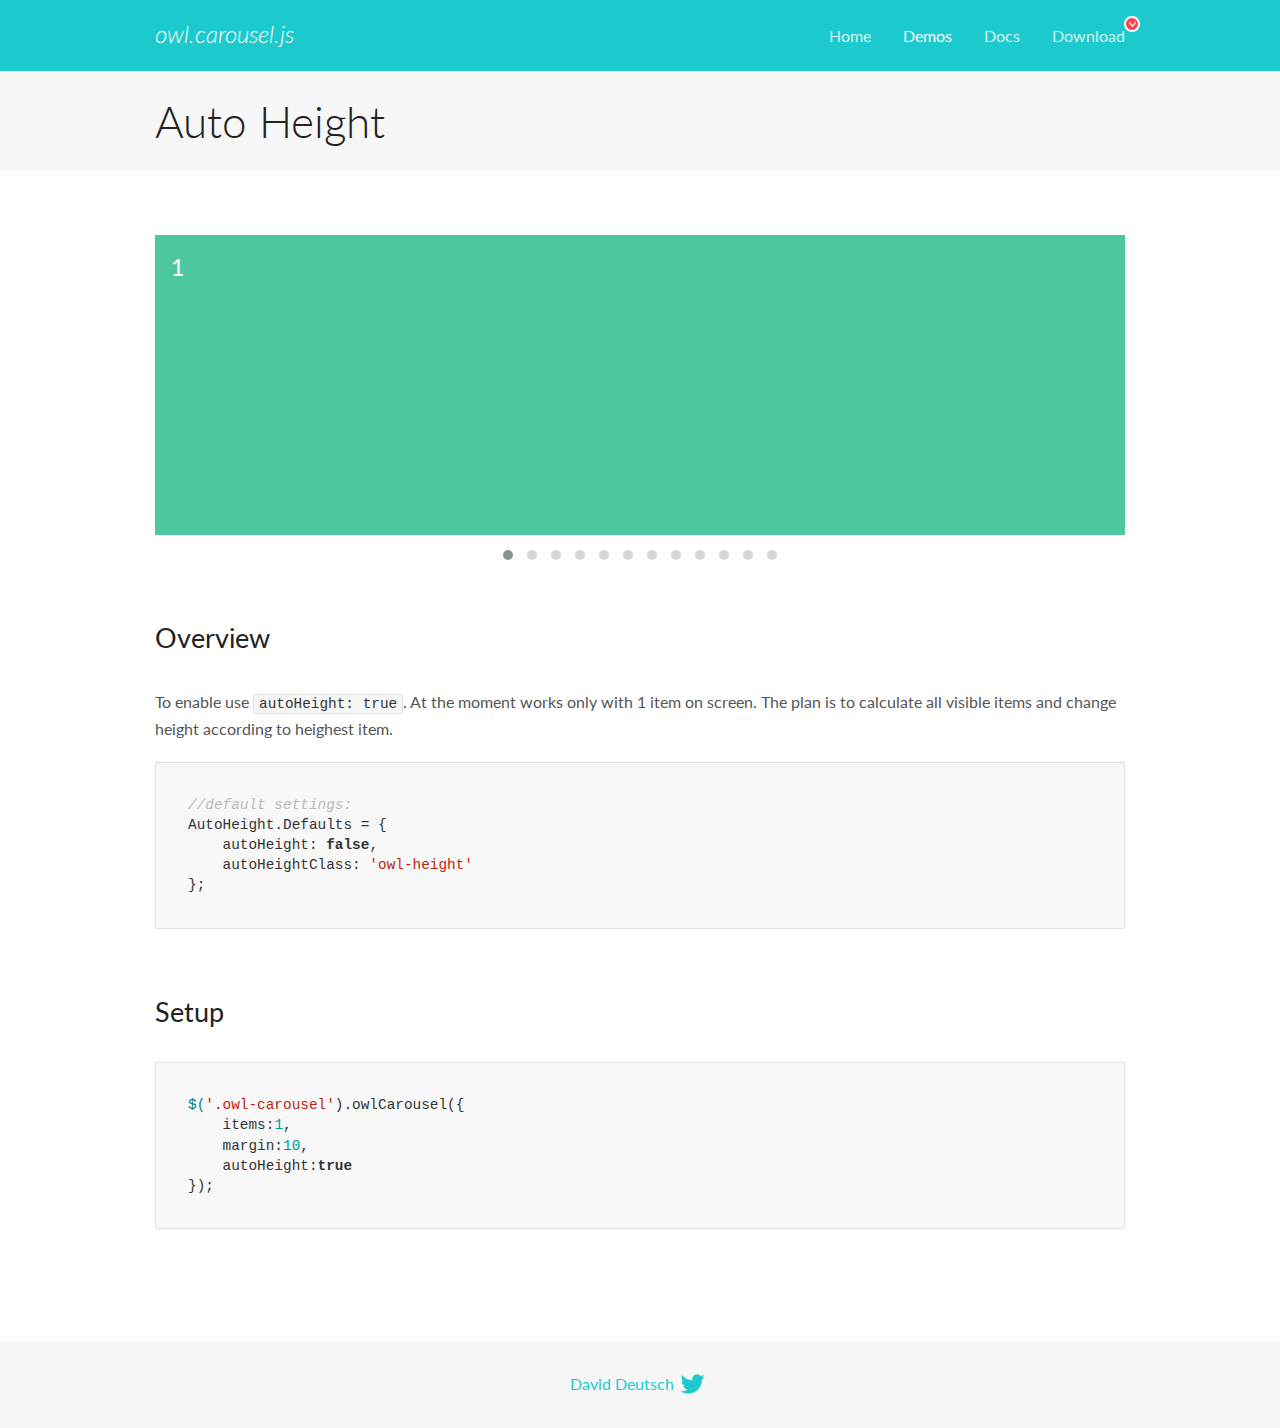
<file: lib/owl-carousel2/docs/demos/autoheight.html>
<!DOCTYPE html>
<html lang="en">
  <head>

    <!-- head -->
    <meta charset="utf-8">
    <meta name="msapplication-tap-highlight" content="no" />
    <meta name="viewport" content="width=device-width, initial-scale=1.0" />
    <meta name="description" content="autoHeight usage demo">
    <meta name="author" content="David Deutsch">
    <title>
      Auto Height Demo | Owl Carousel | 2.2.1
    </title>

    <!-- Stylesheets -->
    <link href='https://fonts.googleapis.com/css?family=Lato:300,400,700,400italic,300italic' rel='stylesheet' type='text/css'>
    <link rel="stylesheet" href="../assets/css/docs.theme.min.css">

    <!-- Owl Stylesheets -->
    <link rel="stylesheet" href="../assets/owlcarousel/assets/owl.carousel.min.css">
    <link rel="stylesheet" href="../assets/owlcarousel/assets/owl.theme.default.min.css">

    <!-- HTML5 shim and Respond.js IE8 support of HTML5 elements and media queries -->

    <!--[if lt IE 9]>
      <script src="https://oss.maxcdn.com/libs/html5shiv/3.7.0/html5shiv.js"></script>
      <script src="https://oss.maxcdn.com/libs/respond.js/1.3.0/respond.min.js"></script>
    <![endif]-->

    <!-- Favicons -->
    <link rel="apple-touch-icon-precomposed" sizes="144x144" href="../assets/ico/apple-touch-icon-144-precomposed.png">
    <link rel="shortcut icon" href="../assets/ico/favicon.png">
    <link rel="shortcut icon" href="favicon.ico">

    <!-- Yeah i know js should not be in header. Its required for demos.-->

    <!-- javascript -->
    <script src="../assets/vendors/jquery.min.js"></script>
    <script src="../assets/owlcarousel/owl.carousel.js"></script>
  </head>
  <body>

    <!-- header -->
    <header class="header">
      <div class="row">
        <div class="large-12 columns">
          <div class="brand left">
            <h3>
              <a href="/OwlCarousel2/">owl.carousel.js</a> 
            </h3>
          </div>
          <a id="toggle-nav" class="right">
            <span></span> <span></span> <span></span> 
          </a> 
          <div class="nav-bar">
            <ul class="clearfix">
              <li> <a href="/OwlCarousel2/index.html">Home</a>  </li>
              <li class="active">
                <a href="/OwlCarousel2/demos/demos.html">Demos</a> 
              </li>
              <li> <a href="/OwlCarousel2/docs/started-welcome.html">Docs</a>  </li>
              <li>
                <a href="https://github.com/OwlCarousel2/OwlCarousel2/archive/2.2.1.zip">Download</a> 
                <span class="download"></span> 
              </li>
            </ul>
          </div>
        </div>
      </div>
    </header>

    <!-- title -->
    <section class="title">
      <div class="row">
        <div class="large-12 columns">
          <h1>Auto Height</h1>
        </div>
      </div>
    </section>

    <!--  Demos -->
    <section id="demos">
      <div class="row">
        <div class="large-12 columns">
          <div class="owl-carousel owl-theme">
            <div class="item" style="height:300px">
              <h4>1</h4>
            </div>
            <div class="item" style="height:100px">
              <h4>2</h4>
            </div>
            <div class="item" style="height:500px">
              <h4>3</h4>
            </div>
            <div class="item" style="height:250px">
              <h4>4</h4>
            </div>
            <div class="item" style="height:400px">
              <h4>5</h4>
            </div>
            <div class="item" style="height:500px">
              <h4>6</h4>
            </div>
            <div class="item" style="height:600px">
              <h4>7</h4>
            </div>
            <div class="item" style="height:400px">
              <h4>8</h4>
            </div>
            <div class="item" style="height:300px">
              <h4>9</h4>
            </div>
            <div class="item" style="height:350px">
              <h4>10</h4>
            </div>
            <div class="item" style="height:200px">
              <h4>11</h4>
            </div>
            <div class="item" style="height:150px">
              <h4>12</h4>
            </div>
          </div>
          <h3 id="overview">Overview</h3>
          <p>To enable use <code>autoHeight: true</code>. At the moment works only with 1 item on screen. The plan is to calculate all visible items and change height according to heighest item.</p>
          <pre><code>//default settings:
AutoHeight.Defaults = {
    autoHeight: false,
    autoHeightClass: &#39;owl-height&#39;
};</code></pre>
          <h3 id="setup">Setup</h3>
          <pre><code>$(&#39;.owl-carousel&#39;).owlCarousel({
    items:1,
    margin:10,
    autoHeight:true
});</code></pre>
          <script>
            $(document).ready(function() {
              $('.owl-carousel').owlCarousel({
                items: 1,
                margin: 10,
                autoHeight: true
              });
            })
          </script>
        </div>
      </div>
    </section>

    <!-- footer -->
    <footer class="footer">
      <div class="row">
        <div class="large-12 columns">
          <h5>
            <a href="/OwlCarousel2/docs/support-contact.html">David Deutsch</a> 
            <a id="custom-tweet-button" href="https://twitter.com/share?url=https://github.com/OwlCarousel2/OwlCarousel2&text=Owl Carousel - This is so awesome! " target="_blank"></a> 
          </h5>
        </div>
      </div>
    </footer>

    <!-- vendors -->
    <script src="../assets/vendors/highlight.js"></script>
    <script src="../assets/js/app.js"></script>
  </body>
</html>
</file>
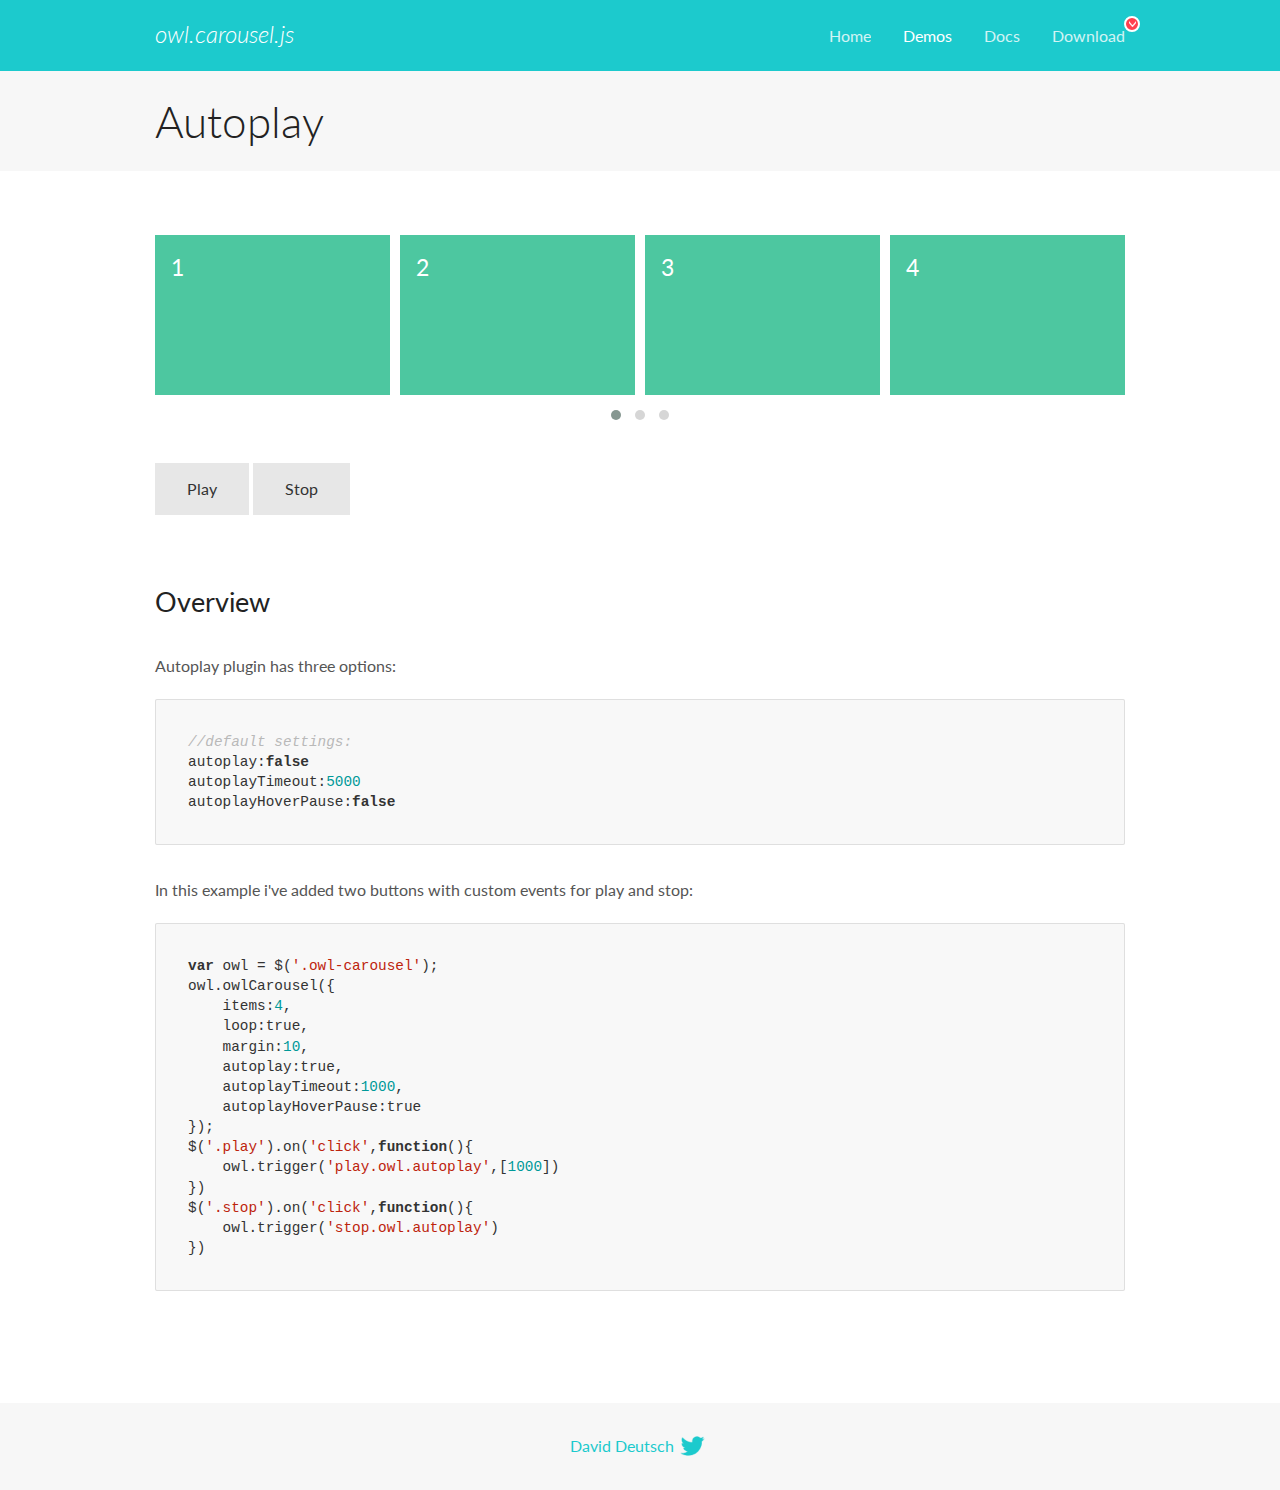
<file: lib/owl-carousel2/docs/demos/autoplay.html>
<!DOCTYPE html>
<html lang="en">
  <head>

    <!-- head -->
    <meta charset="utf-8">
    <meta name="msapplication-tap-highlight" content="no" />
    <meta name="viewport" content="width=device-width, initial-scale=1.0" />
    <meta name="description" content="Autoplay usage demo">
    <meta name="author" content="David Deutsch">
    <title>
      Autoplay Demo | Owl Carousel | 2.2.1
    </title>

    <!-- Stylesheets -->
    <link href='https://fonts.googleapis.com/css?family=Lato:300,400,700,400italic,300italic' rel='stylesheet' type='text/css'>
    <link rel="stylesheet" href="../assets/css/docs.theme.min.css">

    <!-- Owl Stylesheets -->
    <link rel="stylesheet" href="../assets/owlcarousel/assets/owl.carousel.min.css">
    <link rel="stylesheet" href="../assets/owlcarousel/assets/owl.theme.default.min.css">

    <!-- HTML5 shim and Respond.js IE8 support of HTML5 elements and media queries -->

    <!--[if lt IE 9]>
      <script src="https://oss.maxcdn.com/libs/html5shiv/3.7.0/html5shiv.js"></script>
      <script src="https://oss.maxcdn.com/libs/respond.js/1.3.0/respond.min.js"></script>
    <![endif]-->

    <!-- Favicons -->
    <link rel="apple-touch-icon-precomposed" sizes="144x144" href="../assets/ico/apple-touch-icon-144-precomposed.png">
    <link rel="shortcut icon" href="../assets/ico/favicon.png">
    <link rel="shortcut icon" href="favicon.ico">

    <!-- Yeah i know js should not be in header. Its required for demos.-->

    <!-- javascript -->
    <script src="../assets/vendors/jquery.min.js"></script>
    <script src="../assets/owlcarousel/owl.carousel.js"></script>
  </head>
  <body>

    <!-- header -->
    <header class="header">
      <div class="row">
        <div class="large-12 columns">
          <div class="brand left">
            <h3>
              <a href="/OwlCarousel2/">owl.carousel.js</a> 
            </h3>
          </div>
          <a id="toggle-nav" class="right">
            <span></span> <span></span> <span></span> 
          </a> 
          <div class="nav-bar">
            <ul class="clearfix">
              <li> <a href="/OwlCarousel2/index.html">Home</a>  </li>
              <li class="active">
                <a href="/OwlCarousel2/demos/demos.html">Demos</a> 
              </li>
              <li> <a href="/OwlCarousel2/docs/started-welcome.html">Docs</a>  </li>
              <li>
                <a href="https://github.com/OwlCarousel2/OwlCarousel2/archive/2.2.1.zip">Download</a> 
                <span class="download"></span> 
              </li>
            </ul>
          </div>
        </div>
      </div>
    </header>

    <!-- title -->
    <section class="title">
      <div class="row">
        <div class="large-12 columns">
          <h1>Autoplay</h1>
        </div>
      </div>
    </section>

    <!--  Demos -->
    <section id="demos">
      <div class="row">
        <div class="large-12 columns">
          <div class="owl-carousel owl-theme">
            <div class="item">
              <h4>1</h4>
            </div>
            <div class="item">
              <h4>2</h4>
            </div>
            <div class="item">
              <h4>3</h4>
            </div>
            <div class="item">
              <h4>4</h4>
            </div>
            <div class="item">
              <h4>5</h4>
            </div>
            <div class="item">
              <h4>6</h4>
            </div>
            <div class="item">
              <h4>7</h4>
            </div>
            <div class="item">
              <h4>8</h4>
            </div>
            <div class="item">
              <h4>9</h4>
            </div>
            <div class="item">
              <h4>10</h4>
            </div>
            <div class="item">
              <h4>11</h4>
            </div>
            <div class="item">
              <h4>12</h4>
            </div>
          </div>
          <a class="button secondary play">Play</a> 
          <a class="button secondary stop">Stop</a> 
          <h3 id="overview">Overview</h3>
          <p>Autoplay plugin has three options:</p>
          <pre><code>//default settings:
autoplay:false
autoplayTimeout:5000
autoplayHoverPause:false</code></pre>
          <p>In this example i&#39;ve added two buttons with custom events for play and stop:</p>
          <pre><code>var owl = $(&#39;.owl-carousel&#39;);
owl.owlCarousel({
    items:4,
    loop:true,
    margin:10,
    autoplay:true,
    autoplayTimeout:1000,
    autoplayHoverPause:true
});
$(&#39;.play&#39;).on(&#39;click&#39;,function(){
    owl.trigger(&#39;play.owl.autoplay&#39;,[1000])
})
$(&#39;.stop&#39;).on(&#39;click&#39;,function(){
    owl.trigger(&#39;stop.owl.autoplay&#39;)
})</code></pre>
          <script>
            $(document).ready(function() {
              var owl = $('.owl-carousel');
              owl.owlCarousel({
                items: 4,
                loop: true,
                margin: 10,
                autoplay: true,
                autoplayTimeout: 1000,
                autoplayHoverPause: true
              });
              $('.play').on('click', function() {
                owl.trigger('play.owl.autoplay', [1000])
              })
              $('.stop').on('click', function() {
                owl.trigger('stop.owl.autoplay')
              })
            })
          </script>
        </div>
      </div>
    </section>

    <!-- footer -->
    <footer class="footer">
      <div class="row">
        <div class="large-12 columns">
          <h5>
            <a href="/OwlCarousel2/docs/support-contact.html">David Deutsch</a> 
            <a id="custom-tweet-button" href="https://twitter.com/share?url=https://github.com/OwlCarousel2/OwlCarousel2&text=Owl Carousel - This is so awesome! " target="_blank"></a> 
          </h5>
        </div>
      </div>
    </footer>

    <!-- vendors -->
    <script src="../assets/vendors/highlight.js"></script>
    <script src="../assets/js/app.js"></script>
  </body>
</html>
</file>
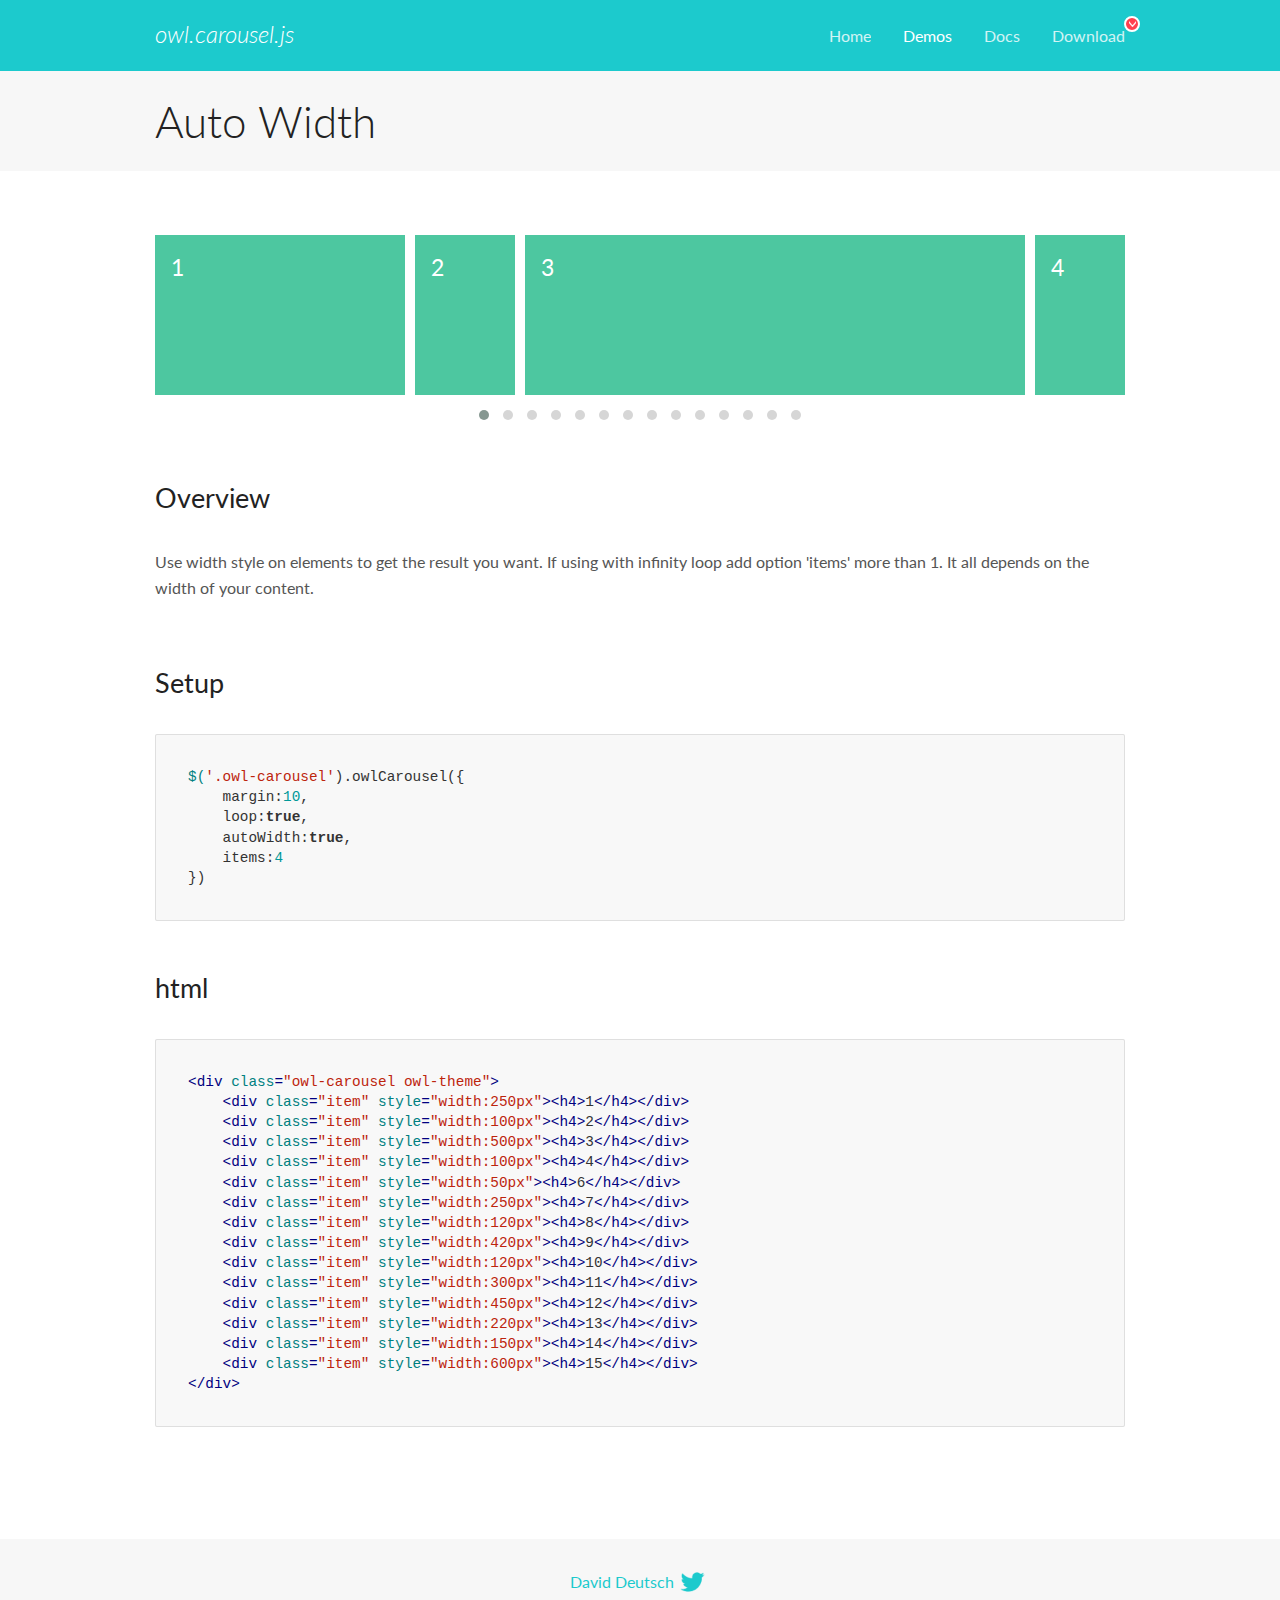
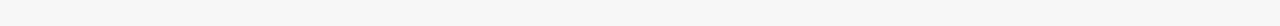
<file: lib/owl-carousel2/docs/demos/autowidth.html>
<!DOCTYPE html>
<html lang="en">
  <head>

    <!-- head -->
    <meta charset="utf-8">
    <meta name="msapplication-tap-highlight" content="no" />
    <meta name="viewport" content="width=device-width, initial-scale=1.0" />
    <meta name="description" content="Auto Width">
    <meta name="author" content="David Deutsch">
    <title>
      Auto Width Demo | Owl Carousel | 2.2.1
    </title>

    <!-- Stylesheets -->
    <link href='https://fonts.googleapis.com/css?family=Lato:300,400,700,400italic,300italic' rel='stylesheet' type='text/css'>
    <link rel="stylesheet" href="../assets/css/docs.theme.min.css">

    <!-- Owl Stylesheets -->
    <link rel="stylesheet" href="../assets/owlcarousel/assets/owl.carousel.min.css">
    <link rel="stylesheet" href="../assets/owlcarousel/assets/owl.theme.default.min.css">

    <!-- HTML5 shim and Respond.js IE8 support of HTML5 elements and media queries -->

    <!--[if lt IE 9]>
      <script src="https://oss.maxcdn.com/libs/html5shiv/3.7.0/html5shiv.js"></script>
      <script src="https://oss.maxcdn.com/libs/respond.js/1.3.0/respond.min.js"></script>
    <![endif]-->

    <!-- Favicons -->
    <link rel="apple-touch-icon-precomposed" sizes="144x144" href="../assets/ico/apple-touch-icon-144-precomposed.png">
    <link rel="shortcut icon" href="../assets/ico/favicon.png">
    <link rel="shortcut icon" href="favicon.ico">

    <!-- Yeah i know js should not be in header. Its required for demos.-->

    <!-- javascript -->
    <script src="../assets/vendors/jquery.min.js"></script>
    <script src="../assets/owlcarousel/owl.carousel.js"></script>
  </head>
  <body>

    <!-- header -->
    <header class="header">
      <div class="row">
        <div class="large-12 columns">
          <div class="brand left">
            <h3>
              <a href="/OwlCarousel2/">owl.carousel.js</a> 
            </h3>
          </div>
          <a id="toggle-nav" class="right">
            <span></span> <span></span> <span></span> 
          </a> 
          <div class="nav-bar">
            <ul class="clearfix">
              <li> <a href="/OwlCarousel2/index.html">Home</a>  </li>
              <li class="active">
                <a href="/OwlCarousel2/demos/demos.html">Demos</a> 
              </li>
              <li> <a href="/OwlCarousel2/docs/started-welcome.html">Docs</a>  </li>
              <li>
                <a href="https://github.com/OwlCarousel2/OwlCarousel2/archive/2.2.1.zip">Download</a> 
                <span class="download"></span> 
              </li>
            </ul>
          </div>
        </div>
      </div>
    </header>

    <!-- title -->
    <section class="title">
      <div class="row">
        <div class="large-12 columns">
          <h1>Auto Width</h1>
        </div>
      </div>
    </section>

    <!--  Demos -->
    <section id="demos">
      <div class="row">
        <div class="large-12 columns">
          <div class="owl-carousel owl-theme">
            <div class="item" style="width:250px">
              <h4>1</h4>
            </div>
            <div class="item" style="width:100px">
              <h4>2</h4>
            </div>
            <div class="item" style="width:500px">
              <h4>3</h4>
            </div>
            <div class="item" style="width:100px">
              <h4>4</h4>
            </div>
            <div class="item" style="width:50px">
              <h4>6</h4>
            </div>
            <div class="item" style="width:250px">
              <h4>7</h4>
            </div>
            <div class="item" style="width:120px">
              <h4>8</h4>
            </div>
            <div class="item" style="width:420px">
              <h4>9</h4>
            </div>
            <div class="item" style="width:120px">
              <h4>10</h4>
            </div>
            <div class="item" style="width:300px">
              <h4>11</h4>
            </div>
            <div class="item" style="width:450px">
              <h4>12</h4>
            </div>
            <div class="item" style="width:220px">
              <h4>13</h4>
            </div>
            <div class="item" style="width:150px">
              <h4>14</h4>
            </div>
            <div class="item" style="width:600px">
              <h4>15</h4>
            </div>
          </div>
          <h3 id="overview">Overview</h3>
          <p>Use width style on elements to get the result you want. If using with infinity loop add option &#39;items&#39; more than 1. It all depends on the width of your content.</p>
          <h3 id="setup">Setup</h3>
          <pre><code>$(&#39;.owl-carousel&#39;).owlCarousel({
    margin:10,
    loop:true,
    autoWidth:true,
    items:4
})</code></pre>
          <h3 id="html">html</h3>
          <pre><code>&lt;div class=&quot;owl-carousel owl-theme&quot;&gt;
    &lt;div class=&quot;item&quot; style=&quot;width:250px&quot;&gt;&lt;h4&gt;1&lt;/h4&gt;&lt;/div&gt;
    &lt;div class=&quot;item&quot; style=&quot;width:100px&quot;&gt;&lt;h4&gt;2&lt;/h4&gt;&lt;/div&gt;
    &lt;div class=&quot;item&quot; style=&quot;width:500px&quot;&gt;&lt;h4&gt;3&lt;/h4&gt;&lt;/div&gt;
    &lt;div class=&quot;item&quot; style=&quot;width:100px&quot;&gt;&lt;h4&gt;4&lt;/h4&gt;&lt;/div&gt;
    &lt;div class=&quot;item&quot; style=&quot;width:50px&quot;&gt;&lt;h4&gt;6&lt;/h4&gt;&lt;/div&gt;
    &lt;div class=&quot;item&quot; style=&quot;width:250px&quot;&gt;&lt;h4&gt;7&lt;/h4&gt;&lt;/div&gt;
    &lt;div class=&quot;item&quot; style=&quot;width:120px&quot;&gt;&lt;h4&gt;8&lt;/h4&gt;&lt;/div&gt;
    &lt;div class=&quot;item&quot; style=&quot;width:420px&quot;&gt;&lt;h4&gt;9&lt;/h4&gt;&lt;/div&gt;
    &lt;div class=&quot;item&quot; style=&quot;width:120px&quot;&gt;&lt;h4&gt;10&lt;/h4&gt;&lt;/div&gt;
    &lt;div class=&quot;item&quot; style=&quot;width:300px&quot;&gt;&lt;h4&gt;11&lt;/h4&gt;&lt;/div&gt;
    &lt;div class=&quot;item&quot; style=&quot;width:450px&quot;&gt;&lt;h4&gt;12&lt;/h4&gt;&lt;/div&gt;
    &lt;div class=&quot;item&quot; style=&quot;width:220px&quot;&gt;&lt;h4&gt;13&lt;/h4&gt;&lt;/div&gt;
    &lt;div class=&quot;item&quot; style=&quot;width:150px&quot;&gt;&lt;h4&gt;14&lt;/h4&gt;&lt;/div&gt;
    &lt;div class=&quot;item&quot; style=&quot;width:600px&quot;&gt;&lt;h4&gt;15&lt;/h4&gt;&lt;/div&gt;
&lt;/div&gt;</code></pre>
          <script>
            $(document).ready(function() {
              $('.owl-carousel').owlCarousel({
                margin: 10,
                loop: true,
                autoWidth: true,
                items: 4
              })
            })
          </script>
        </div>
      </div>
    </section>

    <!-- footer -->
    <footer class="footer">
      <div class="row">
        <div class="large-12 columns">
          <h5>
            <a href="/OwlCarousel2/docs/support-contact.html">David Deutsch</a> 
            <a id="custom-tweet-button" href="https://twitter.com/share?url=https://github.com/OwlCarousel2/OwlCarousel2&text=Owl Carousel - This is so awesome! " target="_blank"></a> 
          </h5>
        </div>
      </div>
    </footer>

    <!-- vendors -->
    <script src="../assets/vendors/highlight.js"></script>
    <script src="../assets/js/app.js"></script>
  </body>
</html>
</file>
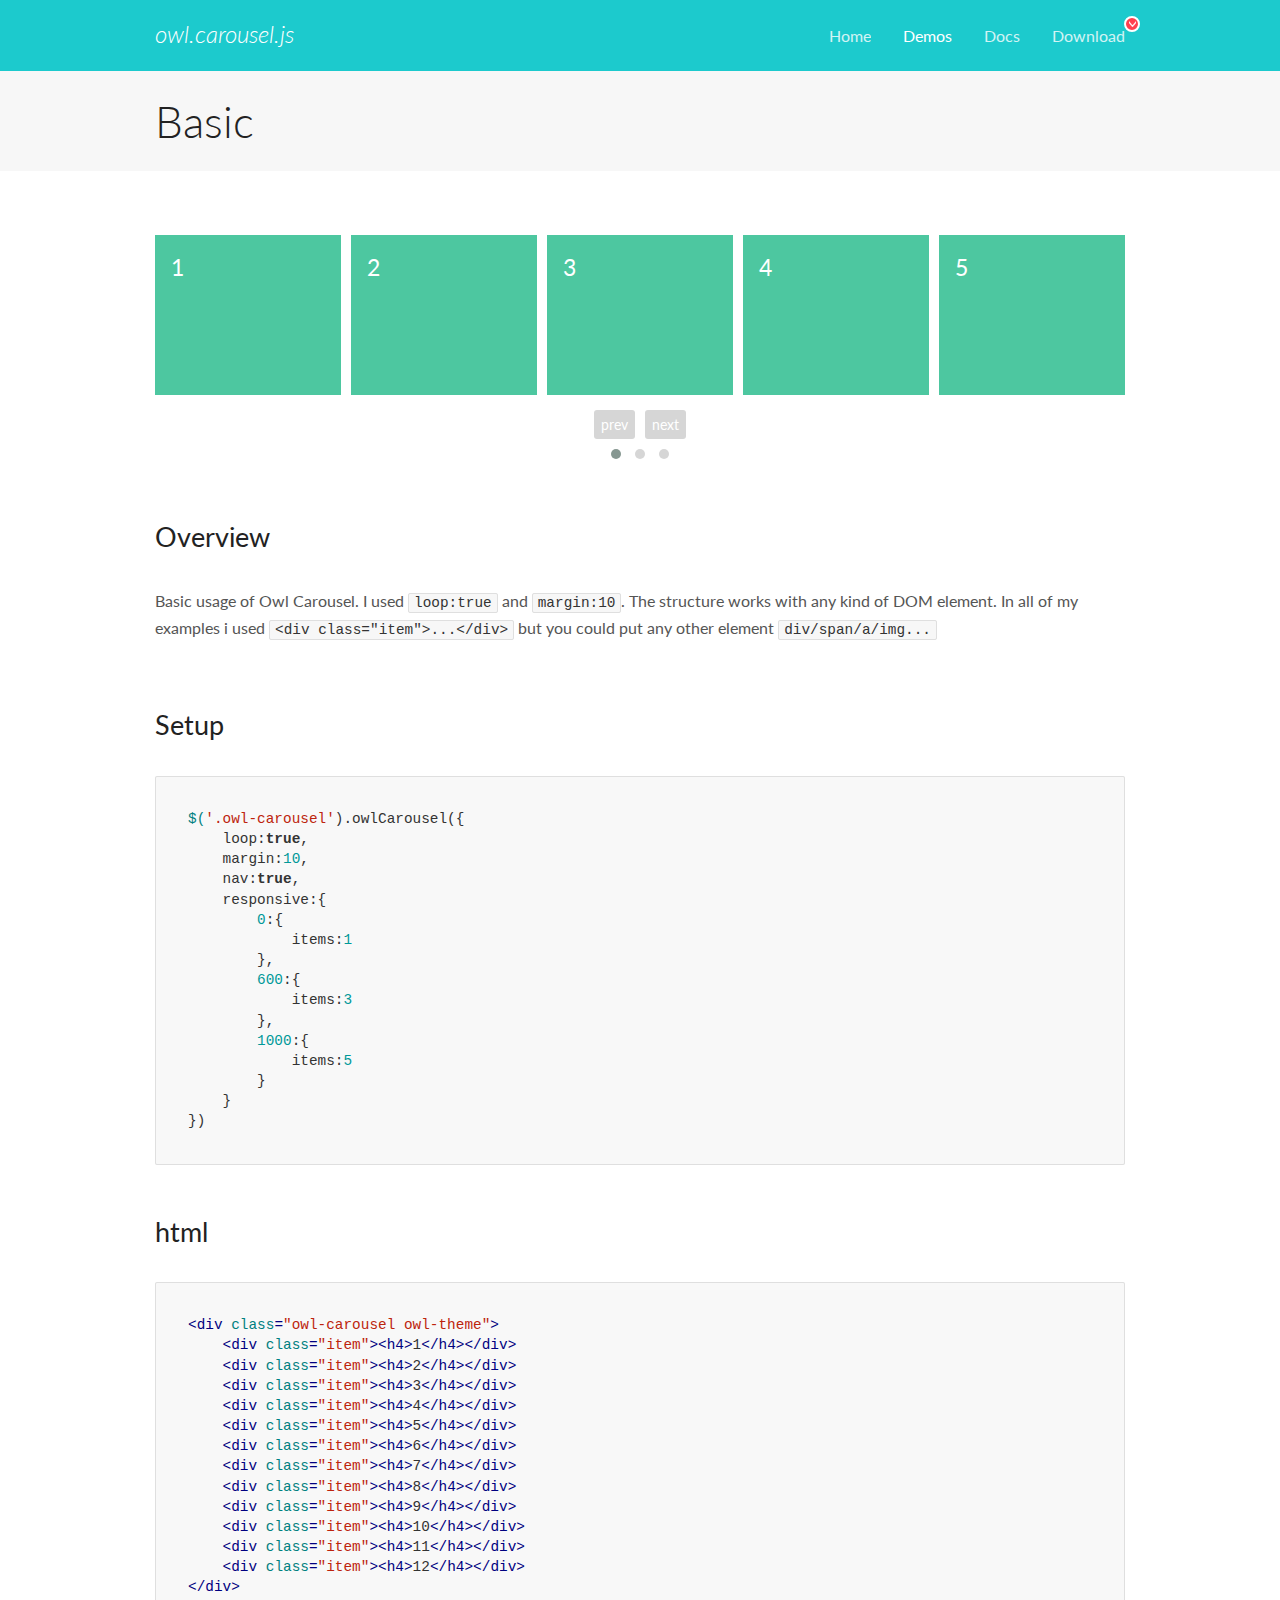
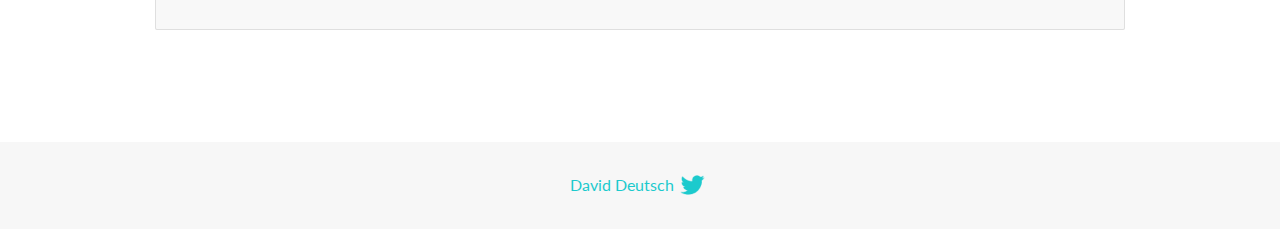
<file: lib/owl-carousel2/docs/demos/basic.html>
<!DOCTYPE html>
<html lang="en">
  <head>

    <!-- head -->
    <meta charset="utf-8">
    <meta name="msapplication-tap-highlight" content="no" />
    <meta name="viewport" content="width=device-width, initial-scale=1.0" />
    <meta name="description" content="Basic usage demo">
    <meta name="author" content="David Deutsch">
    <title>
      Basic Demo | Owl Carousel | 2.2.1
    </title>

    <!-- Stylesheets -->
    <link href='https://fonts.googleapis.com/css?family=Lato:300,400,700,400italic,300italic' rel='stylesheet' type='text/css'>
    <link rel="stylesheet" href="../assets/css/docs.theme.min.css">

    <!-- Owl Stylesheets -->
    <link rel="stylesheet" href="../assets/owlcarousel/assets/owl.carousel.min.css">
    <link rel="stylesheet" href="../assets/owlcarousel/assets/owl.theme.default.min.css">

    <!-- HTML5 shim and Respond.js IE8 support of HTML5 elements and media queries -->

    <!--[if lt IE 9]>
      <script src="https://oss.maxcdn.com/libs/html5shiv/3.7.0/html5shiv.js"></script>
      <script src="https://oss.maxcdn.com/libs/respond.js/1.3.0/respond.min.js"></script>
    <![endif]-->

    <!-- Favicons -->
    <link rel="apple-touch-icon-precomposed" sizes="144x144" href="../assets/ico/apple-touch-icon-144-precomposed.png">
    <link rel="shortcut icon" href="../assets/ico/favicon.png">
    <link rel="shortcut icon" href="favicon.ico">

    <!-- Yeah i know js should not be in header. Its required for demos.-->

    <!-- javascript -->
    <script src="../assets/vendors/jquery.min.js"></script>
    <script src="../assets/owlcarousel/owl.carousel.js"></script>
  </head>
  <body>

    <!-- header -->
    <header class="header">
      <div class="row">
        <div class="large-12 columns">
          <div class="brand left">
            <h3>
              <a href="/OwlCarousel2/">owl.carousel.js</a> 
            </h3>
          </div>
          <a id="toggle-nav" class="right">
            <span></span> <span></span> <span></span> 
          </a> 
          <div class="nav-bar">
            <ul class="clearfix">
              <li> <a href="/OwlCarousel2/index.html">Home</a>  </li>
              <li class="active">
                <a href="/OwlCarousel2/demos/demos.html">Demos</a> 
              </li>
              <li> <a href="/OwlCarousel2/docs/started-welcome.html">Docs</a>  </li>
              <li>
                <a href="https://github.com/OwlCarousel2/OwlCarousel2/archive/2.2.1.zip">Download</a> 
                <span class="download"></span> 
              </li>
            </ul>
          </div>
        </div>
      </div>
    </header>

    <!-- title -->
    <section class="title">
      <div class="row">
        <div class="large-12 columns">
          <h1>Basic</h1>
        </div>
      </div>
    </section>

    <!--  Demos -->
    <section id="demos">
      <div class="row">
        <div class="large-12 columns">
          <div class="owl-carousel owl-theme">
            <div class="item">
              <h4>1</h4>
            </div>
            <div class="item">
              <h4>2</h4>
            </div>
            <div class="item">
              <h4>3</h4>
            </div>
            <div class="item">
              <h4>4</h4>
            </div>
            <div class="item">
              <h4>5</h4>
            </div>
            <div class="item">
              <h4>6</h4>
            </div>
            <div class="item">
              <h4>7</h4>
            </div>
            <div class="item">
              <h4>8</h4>
            </div>
            <div class="item">
              <h4>9</h4>
            </div>
            <div class="item">
              <h4>10</h4>
            </div>
            <div class="item">
              <h4>11</h4>
            </div>
            <div class="item">
              <h4>12</h4>
            </div>
          </div>
          <h3 id="overview">Overview</h3>
          <p>Basic usage of Owl Carousel. I used <code>loop:true</code> and <code>margin:10</code>. The structure works with any kind of DOM element. In all of my examples i used <code>&lt;div class=&quot;item&quot;&gt;...&lt;/div&gt;</code> but you could
            put any other element <code>div/span/a/img...</code></p>
          <h3 id="setup">Setup</h3>
          <pre><code>$(&#39;.owl-carousel&#39;).owlCarousel({
    loop:true,
    margin:10,
    nav:true,
    responsive:{
        0:{
            items:1
        },
        600:{
            items:3
        },
        1000:{
            items:5
        }
    }
})</code></pre>
          <h3 id="html">html</h3>
          <pre><code>&lt;div class=&quot;owl-carousel owl-theme&quot;&gt;
    &lt;div class=&quot;item&quot;&gt;&lt;h4&gt;1&lt;/h4&gt;&lt;/div&gt;
    &lt;div class=&quot;item&quot;&gt;&lt;h4&gt;2&lt;/h4&gt;&lt;/div&gt;
    &lt;div class=&quot;item&quot;&gt;&lt;h4&gt;3&lt;/h4&gt;&lt;/div&gt;
    &lt;div class=&quot;item&quot;&gt;&lt;h4&gt;4&lt;/h4&gt;&lt;/div&gt;
    &lt;div class=&quot;item&quot;&gt;&lt;h4&gt;5&lt;/h4&gt;&lt;/div&gt;
    &lt;div class=&quot;item&quot;&gt;&lt;h4&gt;6&lt;/h4&gt;&lt;/div&gt;
    &lt;div class=&quot;item&quot;&gt;&lt;h4&gt;7&lt;/h4&gt;&lt;/div&gt;
    &lt;div class=&quot;item&quot;&gt;&lt;h4&gt;8&lt;/h4&gt;&lt;/div&gt;
    &lt;div class=&quot;item&quot;&gt;&lt;h4&gt;9&lt;/h4&gt;&lt;/div&gt;
    &lt;div class=&quot;item&quot;&gt;&lt;h4&gt;10&lt;/h4&gt;&lt;/div&gt;
    &lt;div class=&quot;item&quot;&gt;&lt;h4&gt;11&lt;/h4&gt;&lt;/div&gt;
    &lt;div class=&quot;item&quot;&gt;&lt;h4&gt;12&lt;/h4&gt;&lt;/div&gt;
&lt;/div&gt;</code></pre>
          <script>
            $(document).ready(function() {
              var owl = $('.owl-carousel');
              owl.owlCarousel({
                margin: 10,
                nav: true,
                loop: true,
                responsive: {
                  0: {
                    items: 1
                  },
                  600: {
                    items: 3
                  },
                  1000: {
                    items: 5
                  }
                }
              })
            })
          </script>
        </div>
      </div>
    </section>

    <!-- footer -->
    <footer class="footer">
      <div class="row">
        <div class="large-12 columns">
          <h5>
            <a href="/OwlCarousel2/docs/support-contact.html">David Deutsch</a> 
            <a id="custom-tweet-button" href="https://twitter.com/share?url=https://github.com/OwlCarousel2/OwlCarousel2&text=Owl Carousel - This is so awesome! " target="_blank"></a> 
          </h5>
        </div>
      </div>
    </footer>

    <!-- vendors -->
    <script src="../assets/vendors/highlight.js"></script>
    <script src="../assets/js/app.js"></script>
  </body>
</html>
</file>
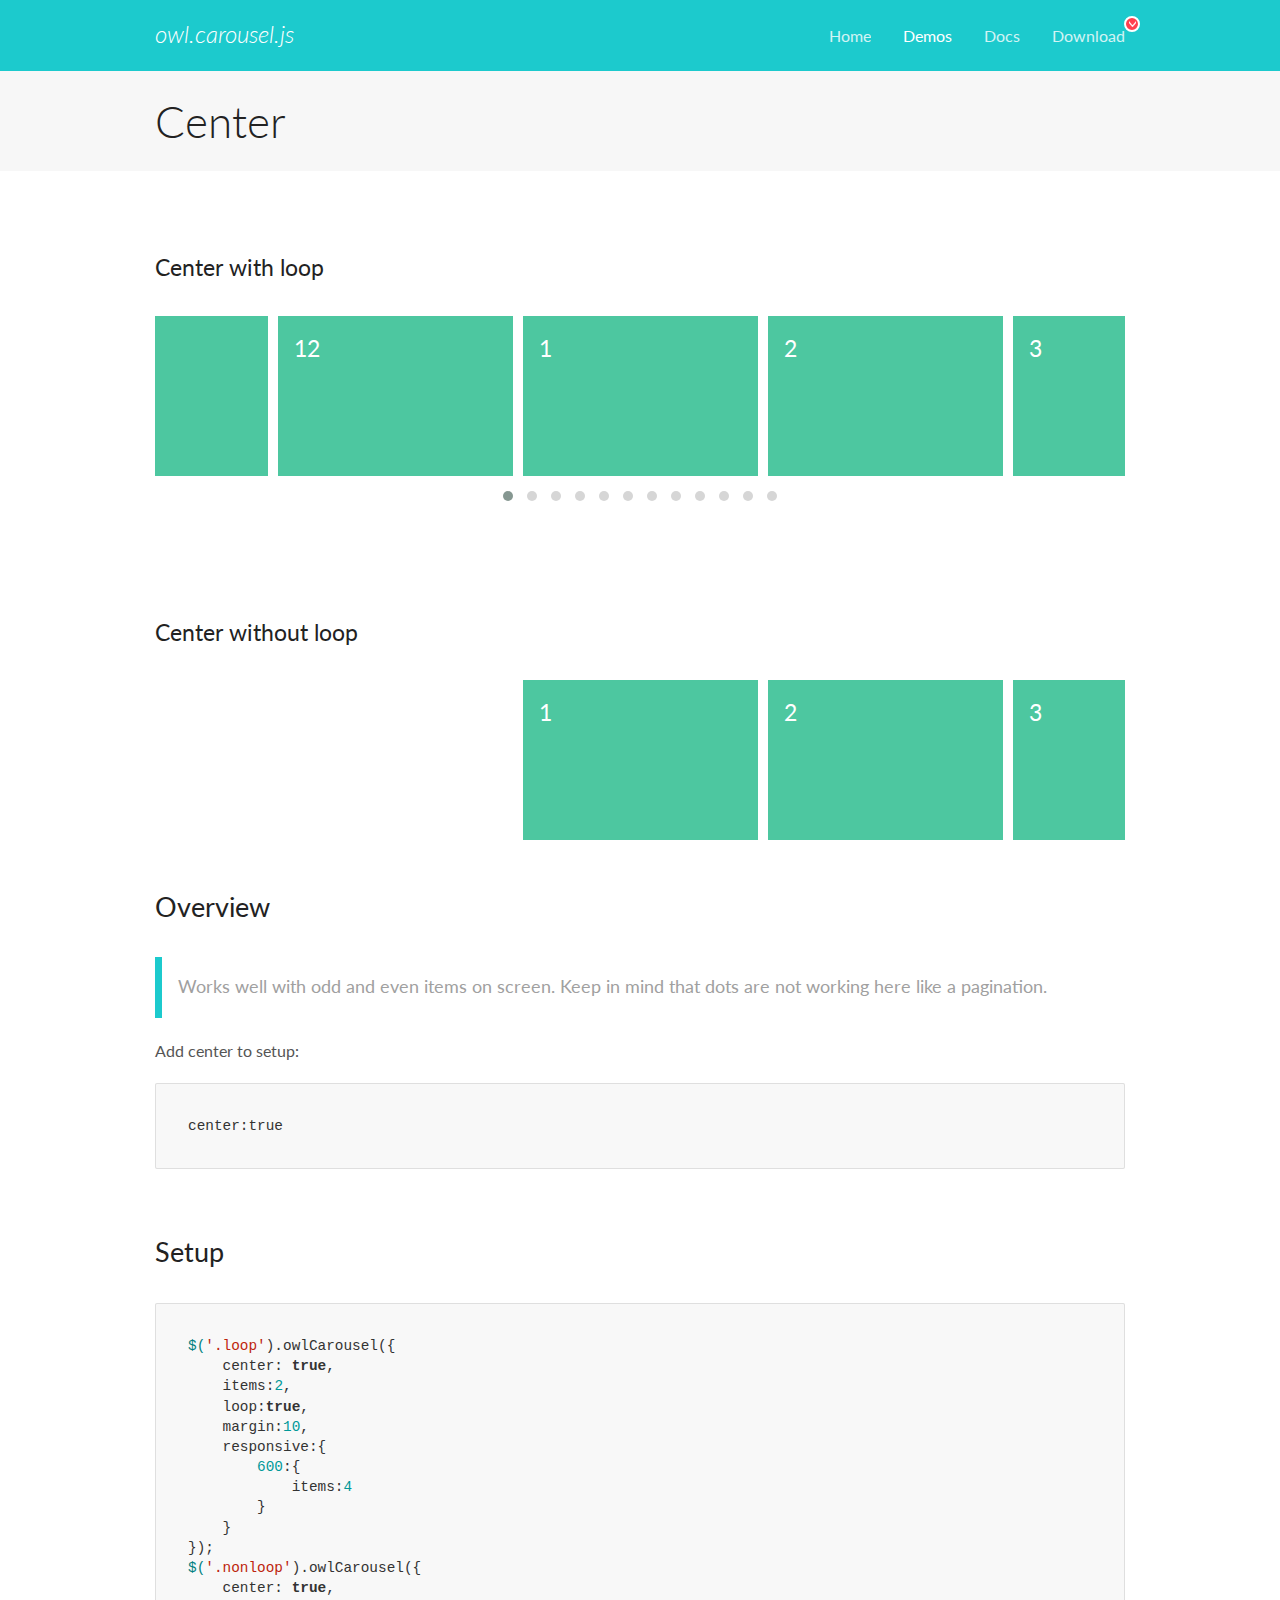
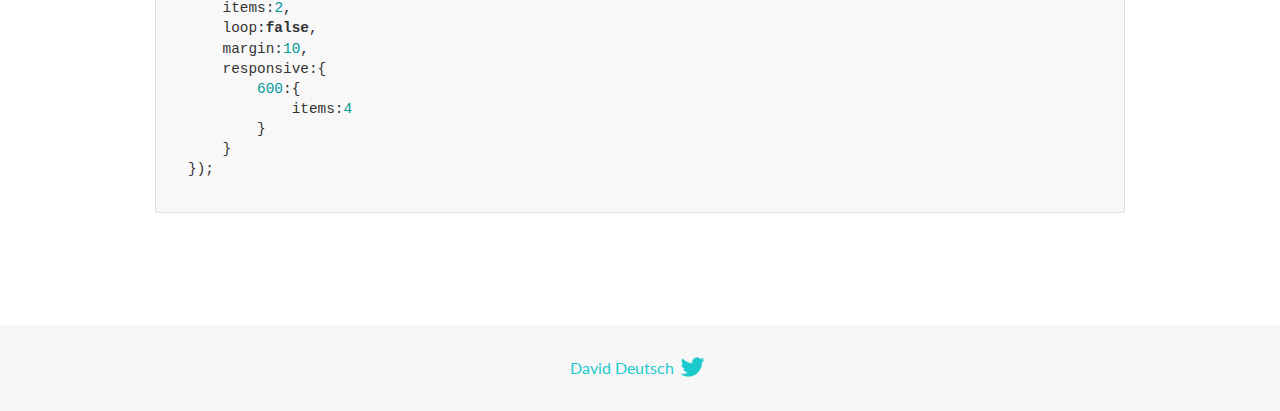
<file: lib/owl-carousel2/docs/demos/center.html>
<!DOCTYPE html>
<html lang="en">
  <head>

    <!-- head -->
    <meta charset="utf-8">
    <meta name="msapplication-tap-highlight" content="no" />
    <meta name="viewport" content="width=device-width, initial-scale=1.0" />
    <meta name="description" content="Center carousel">
    <meta name="author" content="David Deutsch">
    <title>
      Center Demo | Owl Carousel | 2.2.1
    </title>

    <!-- Stylesheets -->
    <link href='https://fonts.googleapis.com/css?family=Lato:300,400,700,400italic,300italic' rel='stylesheet' type='text/css'>
    <link rel="stylesheet" href="../assets/css/docs.theme.min.css">

    <!-- Owl Stylesheets -->
    <link rel="stylesheet" href="../assets/owlcarousel/assets/owl.carousel.min.css">
    <link rel="stylesheet" href="../assets/owlcarousel/assets/owl.theme.default.min.css">

    <!-- HTML5 shim and Respond.js IE8 support of HTML5 elements and media queries -->

    <!--[if lt IE 9]>
      <script src="https://oss.maxcdn.com/libs/html5shiv/3.7.0/html5shiv.js"></script>
      <script src="https://oss.maxcdn.com/libs/respond.js/1.3.0/respond.min.js"></script>
    <![endif]-->

    <!-- Favicons -->
    <link rel="apple-touch-icon-precomposed" sizes="144x144" href="../assets/ico/apple-touch-icon-144-precomposed.png">
    <link rel="shortcut icon" href="../assets/ico/favicon.png">
    <link rel="shortcut icon" href="favicon.ico">

    <!-- Yeah i know js should not be in header. Its required for demos.-->

    <!-- javascript -->
    <script src="../assets/vendors/jquery.min.js"></script>
    <script src="../assets/owlcarousel/owl.carousel.js"></script>
  </head>
  <body>

    <!-- header -->
    <header class="header">
      <div class="row">
        <div class="large-12 columns">
          <div class="brand left">
            <h3>
              <a href="/OwlCarousel2/">owl.carousel.js</a> 
            </h3>
          </div>
          <a id="toggle-nav" class="right">
            <span></span> <span></span> <span></span> 
          </a> 
          <div class="nav-bar">
            <ul class="clearfix">
              <li> <a href="/OwlCarousel2/index.html">Home</a>  </li>
              <li class="active">
                <a href="/OwlCarousel2/demos/demos.html">Demos</a> 
              </li>
              <li> <a href="/OwlCarousel2/docs/started-welcome.html">Docs</a>  </li>
              <li>
                <a href="https://github.com/OwlCarousel2/OwlCarousel2/archive/2.2.1.zip">Download</a> 
                <span class="download"></span> 
              </li>
            </ul>
          </div>
        </div>
      </div>
    </header>

    <!-- title -->
    <section class="title">
      <div class="row">
        <div class="large-12 columns">
          <h1>Center</h1>
        </div>
      </div>
    </section>

    <!--  Demos -->
    <section id="demos">
      <div class="row">
        <div class="large-12 columns">
          <h4 id="center-with-loop">Center with loop</h4>
          <div class="loop owl-carousel owl-theme">
            <div class="item">
              <h4>1</h4>
            </div>
            <div class="item">
              <h4>2</h4>
            </div>
            <div class="item">
              <h4>3</h4>
            </div>
            <div class="item">
              <h4>4</h4>
            </div>
            <div class="item">
              <h4>5</h4>
            </div>
            <div class="item">
              <h4>6</h4>
            </div>
            <div class="item">
              <h4>7</h4>
            </div>
            <div class="item">
              <h4>8</h4>
            </div>
            <div class="item">
              <h4>9</h4>
            </div>
            <div class="item">
              <h4>10</h4>
            </div>
            <div class="item">
              <h4>11</h4>
            </div>
            <div class="item">
              <h4>12</h4>
            </div>
          </div>
          <br>
          <h4 id="center-without-loop">Center without loop</h4>
          <div class="nonloop owl-carousel">
            <div class="item">
              <h4>1</h4>
            </div>
            <div class="item">
              <h4>2</h4>
            </div>
            <div class="item">
              <h4>3</h4>
            </div>
            <div class="item">
              <h4>4</h4>
            </div>
            <div class="item">
              <h4>5</h4>
            </div>
            <div class="item">
              <h4>6</h4>
            </div>
            <div class="item">
              <h4>7</h4>
            </div>
            <div class="item">
              <h4>8</h4>
            </div>
            <div class="item">
              <h4>9</h4>
            </div>
            <div class="item">
              <h4>10</h4>
            </div>
            <div class="item">
              <h4>11</h4>
            </div>
            <div class="item">
              <h4>12</h4>
            </div>
          </div>
          <h3 id="overview">Overview</h3>
          <blockquote>
            <p>Works well with odd and even items on screen. Keep in mind that dots are not working here like a pagination.</p>
          </blockquote>
          <p>Add center to setup:</p>
          <pre><code>center:true</code></pre>
          <h3 id="setup">Setup</h3>
          <pre><code>$(&#39;.loop&#39;).owlCarousel({
    center: true,
    items:2,
    loop:true,
    margin:10,
    responsive:{
        600:{
            items:4
        }
    }
});
$(&#39;.nonloop&#39;).owlCarousel({
    center: true,
    items:2,
    loop:false,
    margin:10,
    responsive:{
        600:{
            items:4
        }
    }
});</code></pre>
          <script>
            jQuery(document).ready(function($) {
              $('.loop').owlCarousel({
                center: true,
                items: 2,
                loop: true,
                margin: 10,
                responsive: {
                  600: {
                    items: 4
                  }
                }
              });
              $('.nonloop').owlCarousel({
                center: true,
                items: 2,
                loop: false,
                margin: 10,
                responsive: {
                  600: {
                    items: 4
                  }
                }
              });
            });
          </script>
        </div>
      </div>
    </section>

    <!-- footer -->
    <footer class="footer">
      <div class="row">
        <div class="large-12 columns">
          <h5>
            <a href="/OwlCarousel2/docs/support-contact.html">David Deutsch</a> 
            <a id="custom-tweet-button" href="https://twitter.com/share?url=https://github.com/OwlCarousel2/OwlCarousel2&text=Owl Carousel - This is so awesome! " target="_blank"></a> 
          </h5>
        </div>
      </div>
    </footer>

    <!-- vendors -->
    <script src="../assets/vendors/highlight.js"></script>
    <script src="../assets/js/app.js"></script>
  </body>
</html>
</file>
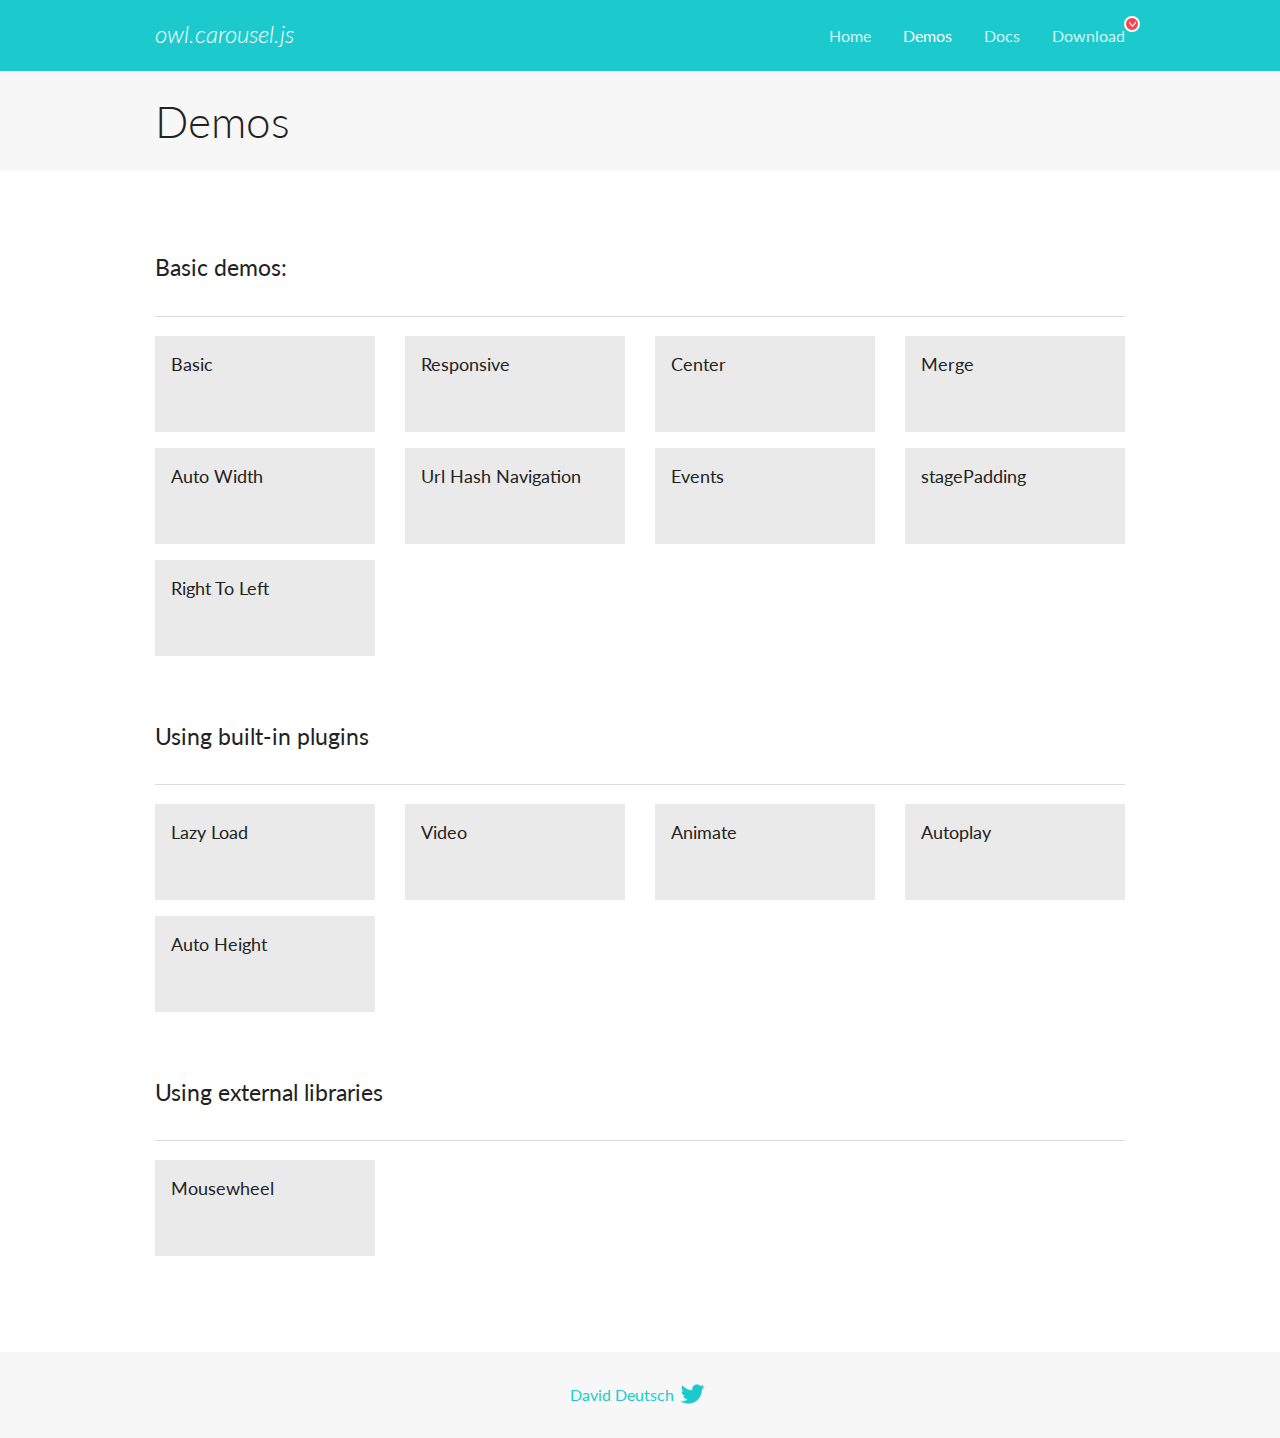
<file: lib/owl-carousel2/docs/demos/demos.html>
<!DOCTYPE html>
<html lang="en">
  <head>

    <!-- head -->
    <meta charset="utf-8">
    <meta name="msapplication-tap-highlight" content="no" />
    <meta name="viewport" content="width=device-width, initial-scale=1.0" />
    <meta name="description" content="A list of Owl Carousel examples.">
    <meta name="author" content="David Deutsch">
    <title>
      Demos | Owl Carousel | 2.2.1
    </title>

    <!-- Stylesheets -->
    <link href='https://fonts.googleapis.com/css?family=Lato:300,400,700,400italic,300italic' rel='stylesheet' type='text/css'>
    <link rel="stylesheet" href="../assets/css/docs.theme.min.css">

    <!-- Owl Stylesheets -->
    <link rel="stylesheet" href="../assets/owlcarousel/assets/owl.carousel.min.css">
    <link rel="stylesheet" href="../assets/owlcarousel/assets/owl.theme.default.min.css">

    <!-- HTML5 shim and Respond.js IE8 support of HTML5 elements and media queries -->

    <!--[if lt IE 9]>
      <script src="https://oss.maxcdn.com/libs/html5shiv/3.7.0/html5shiv.js"></script>
      <script src="https://oss.maxcdn.com/libs/respond.js/1.3.0/respond.min.js"></script>
    <![endif]-->

    <!-- Favicons -->
    <link rel="apple-touch-icon-precomposed" sizes="144x144" href="../assets/ico/apple-touch-icon-144-precomposed.png">
    <link rel="shortcut icon" href="../assets/ico/favicon.png">
    <link rel="shortcut icon" href="favicon.ico">

    <!-- Yeah i know js should not be in header. Its required for demos.-->

    <!-- javascript -->
    <script src="../assets/vendors/jquery.min.js"></script>
    <script src="../assets/owlcarousel/owl.carousel.js"></script>
  </head>
  <body>

    <!-- header -->
    <header class="header">
      <div class="row">
        <div class="large-12 columns">
          <div class="brand left">
            <h3>
              <a href="/OwlCarousel2/">owl.carousel.js</a> 
            </h3>
          </div>
          <a id="toggle-nav" class="right">
            <span></span> <span></span> <span></span> 
          </a> 
          <div class="nav-bar">
            <ul class="clearfix">
              <li> <a href="/OwlCarousel2/index.html">Home</a>  </li>
              <li class="active">
                <a href="/OwlCarousel2/demos/demos.html">Demos</a> 
              </li>
              <li> <a href="/OwlCarousel2/docs/started-welcome.html">Docs</a>  </li>
              <li>
                <a href="https://github.com/OwlCarousel2/OwlCarousel2/archive/2.2.1.zip">Download</a> 
                <span class="download"></span> 
              </li>
            </ul>
          </div>
        </div>
      </div>
    </header>

    <!-- title -->
    <section class="title">
      <div class="row">
        <div class="large-12 columns">
          <h1>Demos</h1>
        </div>
      </div>
    </section>

    <!--  Demos -->
    <section id="demos">
      <div class="row">
        <div class="large-12 columns">
          <h4 id="basic-demos-">Basic demos:</h4>
          <hr>
          <div class="demo-list">
            <div class="row">
              <div class="small-6 medium-4 large-3 columns">
                <a href="basic.html" class="demo-block">
                  <h5>Basic </h5>
                </a> 
              </div>
              <div class="small-6 medium-4 large-3 columns">
                <a href="responsive.html" class="demo-block">
                  <h5>Responsive </h5>
                </a> 
              </div>
              <div class="small-6 medium-4 large-3 columns">
                <a href="center.html" class="demo-block">
                  <h5>Center </h5>
                </a> 
              </div>
              <div class="small-6 medium-4 large-3 columns">
                <a href="merge.html" class="demo-block">
                  <h5>Merge </h5>
                </a> 
              </div>
              <div class="small-6 medium-4 large-3 columns">
                <a href="autowidth.html" class="demo-block">
                  <h5>Auto Width </h5>
                </a> 
              </div>
              <div class="small-6 medium-4 large-3 columns">
                <a href="urlhashnav.html" class="demo-block">
                  <h5>Url Hash Navigation </h5>
                </a> 
              </div>
              <div class="small-6 medium-4 large-3 columns">
                <a href="events.html" class="demo-block">
                  <h5>Events </h5>
                </a> 
              </div>
              <div class="small-6 medium-4 large-3 columns">
                <a href="stagepadding.html" class="demo-block">
                  <h5>stagePadding </h5>
                </a> 
              </div>
              <div class="small-6 medium-4 large-3 columns">
                <a href="rtl.html" class="demo-block">
                  <h5>Right To Left </h5>
                </a> 
              </div>
            </div>
          </div>
          <h4 id="using-built-in-plugins">Using built-in plugins</h4>
          <hr>
          <div class="demo-list">
            <div class="row">
              <div class="small-6 medium-4 large-3 columns">
                <a href="lazyLoad.html" class="demo-block">
                  <h5>Lazy Load </h5>
                </a> 
              </div>
              <div class="small-6 medium-4 large-3 columns">
                <a href="video.html" class="demo-block">
                  <h5>Video </h5>
                </a> 
              </div>
              <div class="small-6 medium-4 large-3 columns">
                <a href="animate.html" class="demo-block">
                  <h5>Animate </h5>
                </a> 
              </div>
              <div class="small-6 medium-4 large-3 columns">
                <a href="autoplay.html" class="demo-block">
                  <h5>Autoplay </h5>
                </a> 
              </div>
              <div class="small-6 medium-4 large-3 columns">
                <a href="autoheight.html" class="demo-block">
                  <h5>Auto Height </h5>
                </a> 
              </div>
            </div>
          </div>
          <h4 id="using-external-libraries">Using external libraries</h4>
          <hr>
          <div class="demo-list">
            <div class="row">
              <div class="small-6 medium-4 large-3 columns">
                <a href="mousewheel.html" class="demo-block">
                  <h5>Mousewheel </h5>
                </a> 
              </div>
            </div>
          </div>
        </div>
      </div>
    </section>

    <!-- footer -->
    <footer class="footer">
      <div class="row">
        <div class="large-12 columns">
          <h5>
            <a href="/OwlCarousel2/docs/support-contact.html">David Deutsch</a> 
            <a id="custom-tweet-button" href="https://twitter.com/share?url=https://github.com/OwlCarousel2/OwlCarousel2&text=Owl Carousel - This is so awesome! " target="_blank"></a> 
          </h5>
        </div>
      </div>
    </footer>

    <!-- vendors -->
    <script src="../assets/vendors/highlight.js"></script>
    <script src="../assets/js/app.js"></script>
  </body>
</html>
</file>
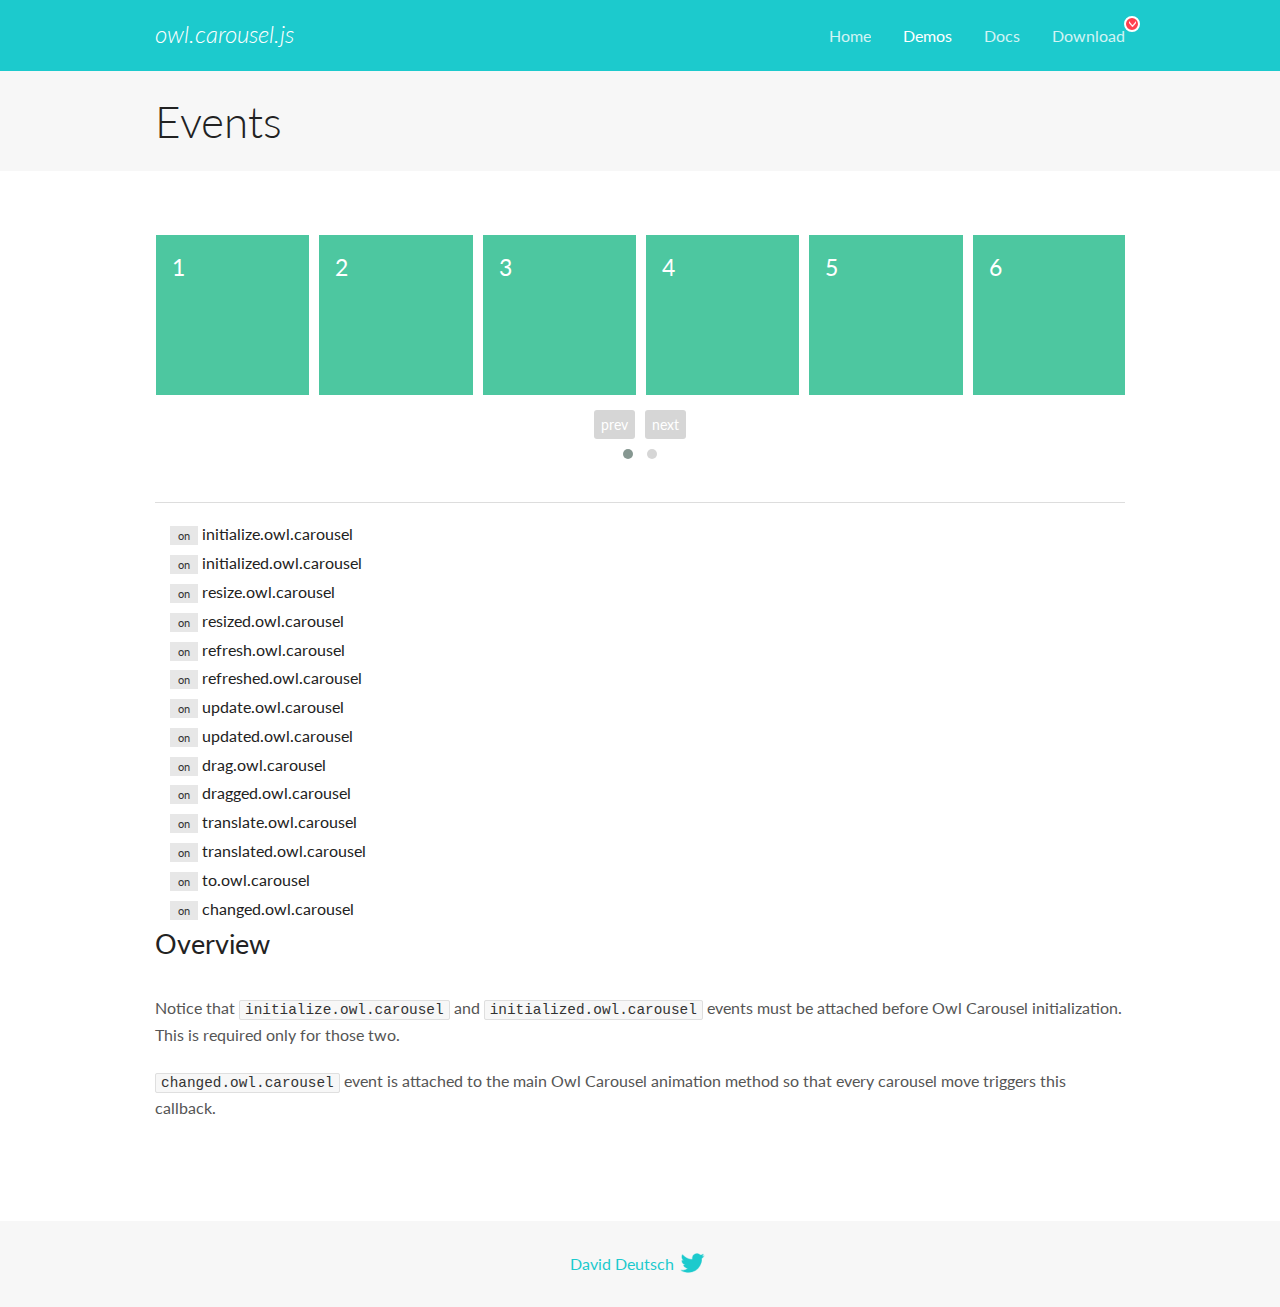
<file: lib/owl-carousel2/docs/demos/events.html>
<!DOCTYPE html>
<html lang="en">
  <head>

    <!-- head -->
    <meta charset="utf-8">
    <meta name="msapplication-tap-highlight" content="no" />
    <meta name="viewport" content="width=device-width, initial-scale=1.0" />
    <meta name="description" content="Events usage demo">
    <meta name="author" content="David Deutsch">
    <title>
      Events Demo | Owl Carousel | 2.2.1
    </title>

    <!-- Stylesheets -->
    <link href='https://fonts.googleapis.com/css?family=Lato:300,400,700,400italic,300italic' rel='stylesheet' type='text/css'>
    <link rel="stylesheet" href="../assets/css/docs.theme.min.css">

    <!-- Owl Stylesheets -->
    <link rel="stylesheet" href="../assets/owlcarousel/assets/owl.carousel.min.css">
    <link rel="stylesheet" href="../assets/owlcarousel/assets/owl.theme.default.min.css">

    <!-- HTML5 shim and Respond.js IE8 support of HTML5 elements and media queries -->

    <!--[if lt IE 9]>
      <script src="https://oss.maxcdn.com/libs/html5shiv/3.7.0/html5shiv.js"></script>
      <script src="https://oss.maxcdn.com/libs/respond.js/1.3.0/respond.min.js"></script>
    <![endif]-->

    <!-- Favicons -->
    <link rel="apple-touch-icon-precomposed" sizes="144x144" href="../assets/ico/apple-touch-icon-144-precomposed.png">
    <link rel="shortcut icon" href="../assets/ico/favicon.png">
    <link rel="shortcut icon" href="favicon.ico">

    <!-- Yeah i know js should not be in header. Its required for demos.-->

    <!-- javascript -->
    <script src="../assets/vendors/jquery.min.js"></script>
    <script src="../assets/owlcarousel/owl.carousel.js"></script>
  </head>
  <body>

    <!-- header -->
    <header class="header">
      <div class="row">
        <div class="large-12 columns">
          <div class="brand left">
            <h3>
              <a href="/OwlCarousel2/">owl.carousel.js</a> 
            </h3>
          </div>
          <a id="toggle-nav" class="right">
            <span></span> <span></span> <span></span> 
          </a> 
          <div class="nav-bar">
            <ul class="clearfix">
              <li> <a href="/OwlCarousel2/index.html">Home</a>  </li>
              <li class="active">
                <a href="/OwlCarousel2/demos/demos.html">Demos</a> 
              </li>
              <li> <a href="/OwlCarousel2/docs/started-welcome.html">Docs</a>  </li>
              <li>
                <a href="https://github.com/OwlCarousel2/OwlCarousel2/archive/2.2.1.zip">Download</a> 
                <span class="download"></span> 
              </li>
            </ul>
          </div>
        </div>
      </div>
    </header>

    <!-- title -->
    <section class="title">
      <div class="row">
        <div class="large-12 columns">
          <h1>Events</h1>
        </div>
      </div>
    </section>

    <!--  Demos -->
    <section id="demos">
      <div class="row">
        <div class="large-12 columns">
          <div class="owl-carousel owl-theme">
            <div class="item">
              <h4>1</h4>
            </div>
            <div class="item">
              <h4>2</h4>
            </div>
            <div class="item">
              <h4>3</h4>
            </div>
            <div class="item">
              <h4>4</h4>
            </div>
            <div class="item">
              <h4>5</h4>
            </div>
            <div class="item">
              <h4>6</h4>
            </div>
            <div class="item">
              <h4>7</h4>
            </div>
            <div class="item">
              <h4>8</h4>
            </div>
            <div class="item">
              <h4>9</h4>
            </div>
            <div class="item">
              <h4>10</h4>
            </div>
            <div class="item">
              <h4>11</h4>
            </div>
            <div class="item">
              <h4>12</h4>
            </div>
          </div>
          <hr>
          <div class="large-12 columns callbacks">
            <div><span class="label secondary initialize">on</span>  initialize.owl.carousel </div>
            <div><span class="label secondary initialized">on</span>  initialized.owl.carousel </div>
            <div><span class="label secondary resize">on</span>  resize.owl.carousel </div>
            <div><span class="label secondary resized">on</span>  resized.owl.carousel </div>
            <div><span class="label secondary refresh">on</span>  refresh.owl.carousel </div>
            <div><span class="label secondary refreshed">on</span>  refreshed.owl.carousel </div>
            <div><span class="label secondary update">on</span>  update.owl.carousel </div>
            <div><span class="label secondary updated">on</span>  updated.owl.carousel </div>
            <div><span class="label secondary drag">on</span>  drag.owl.carousel </div>
            <div><span class="label secondary dragged">on</span>  dragged.owl.carousel </div>
            <div><span class="label secondary translate">on</span>  translate.owl.carousel </div>
            <div><span class="label secondary translated">on</span>  translated.owl.carousel </div>
            <div><span class="label secondary to">on</span>  to.owl.carousel </div>
            <div><span class="label secondary changed">on</span>  changed.owl.carousel </div>
          </div>
          <h3 id="overview">Overview</h3>
          <p>Notice that <code>initialize.owl.carousel</code> and <code>initialized.owl.carousel</code> events must be attached before Owl Carousel initialization. This is required only for those two.</p>
          <p><code>changed.owl.carousel</code> event is attached to the main Owl Carousel animation method so that every carousel move triggers this callback.</p>
          <script>
            jQuery(document).ready(function($) {
              var owl = $('.owl-carousel');
              owl.on('initialize.owl.carousel initialized.owl.carousel ' +
                'initialize.owl.carousel initialize.owl.carousel ' +
                'resize.owl.carousel resized.owl.carousel ' +
                'refresh.owl.carousel refreshed.owl.carousel ' +
                'update.owl.carousel updated.owl.carousel ' +
                'drag.owl.carousel dragged.owl.carousel ' +
                'translate.owl.carousel translated.owl.carousel ' +
                'to.owl.carousel changed.owl.carousel',
                function(e) {
                  $('.' + e.type)
                    .removeClass('secondary')
                    .addClass('success');
                  window.setTimeout(function() {
                    $('.' + e.type)
                      .removeClass('success')
                      .addClass('secondary');
                  }, 500);
                });
              owl.owlCarousel({
                loop: true,
                nav: true,
                lazyLoad: true,
                margin: 10,
                video: true,
                responsive: {
                  0: {
                    items: 1
                  },
                  600: {
                    items: 3
                  },
                  960: {
                    items: 5,
                  },
                  1200: {
                    items: 6
                  }
                }
              });
            });
          </script>
        </div>
      </div>
    </section>

    <!-- footer -->
    <footer class="footer">
      <div class="row">
        <div class="large-12 columns">
          <h5>
            <a href="/OwlCarousel2/docs/support-contact.html">David Deutsch</a> 
            <a id="custom-tweet-button" href="https://twitter.com/share?url=https://github.com/OwlCarousel2/OwlCarousel2&text=Owl Carousel - This is so awesome! " target="_blank"></a> 
          </h5>
        </div>
      </div>
    </footer>

    <!-- vendors -->
    <script src="../assets/vendors/highlight.js"></script>
    <script src="../assets/js/app.js"></script>
  </body>
</html>
</file>
<file: css/orlando.css>
@font-face{
	font-family: 'OpenSans';
	src: url("../fonts/Open_Sans/OpenSans-Regular.ttf");
	font-size: 1em;
}
@font-face{
	font-family: 'OpenSans-Light';
	src: url("../fonts/Open_Sans/OpenSans-Light.ttf");
	font-size: 1em;
}

header{
	width: 100%;
	height: 150px;
	background-color: rgba(94,41,154,.8);
	z-index: 2;
	position: relative;
}

header .container{
	position: relative;
}

header .header-black{
	background-color: #000;
	height: 40px;
}

header .header-black li{
	background-image: url("../img/clubs.png");
	background-repeat: no-repeat;
	display: inline-block;
	margin: 4px ;
}
header .header-black li.club-01{
	background-position: 0px 0px;
}
header .header-black li.club-02{
	background-position: -48px 0px;
}
header .header-black li.club-03{
	background-position: -95px 0px;
}
header .header-black li.club-04{
	background-position: -140px 0px;
}
header .header-black li.club-05{
	background-position: -189px 0px;
}
header .header-black li.club-06{
	background-position: -239px 0px;
}
header .header-black li.club-07{
	background-position: -288px 0px;
}
header .header-black li.club-08{
	background-position: -334px 0px;
}
header .header-black li.club-09{
	background-position: -381px 0px;
}
header .header-black li.club-10{
	background-position: -429px 0px;
}
header .header-black li.club-11{
	background-position: -478px 0px;
}
header .header-black li.club-12{
	background-position: -527px 0px;
}
header .header-black li.club-13{
	background-position: -579px 0px;
}
header .header-black li.club-14{
	background-position: -629px 0px;
}
header .header-black li.club-15{
	background-position: -671px 0px;
}
header .header-black li.club-16{
	background-position: -719px 0px;
}
header .header-black li.club-17{
	background-position: -763px 0px;
}
header .header-black li.club-18{
	background-position: -808px 0px;
}
header .header-black li.club-19{
	background-position: -853px 0px;
}
header .header-black li.club-20{
	background-position: -900px 0px;
}
header .header-black li.club-21{
	background-position: -950px 0px;
}
header .header-black li.club-22{
	background-position: -1000px 0px;
}

header .header-black li a{
	width: 32px;
	height: 32px;
	display: block;
}

header #logotipo{
	position: absolute;
	top: 20px;
	z-index: 3;
}
#banner h1.efeito{
	color: red;
	font-size: 12em;
	transition: 1s;
}

#menu{
	margin: 12px 0;
}
#menu li{
	display: inline-block;
	font-family: "OpenSans";
}
#menu li.search{
	width: 182px;
	transition-timing-function: cubic-bezier(1,-.91,.91,1);
	transition-duration: 1s;
} 
#menu li.search.ativo{
	width: 300px;

}
#menu li.search.ativo input{
	width: 300px;	
}
#menu li.search input{
	background-color: #5C2D90;
	color: #fff;
	border: none;
	height: 30px;
	line-height: 30px;
}
#menu li.search ::-webkit-input-placeholder{
	color: #fff;
}
#menu li.search button {
	background: none;
	border: none;
	position: absolute;
	right: 3px;
	top: 7px;
}	
#menu li.search button i{
	font-size: 14px;
	color: rgba(255,255,255,.5);
}
#menu li a{
	color: #fff;
	font-size: 16px;
	padding: 10px 25px;
	font-weight: bold;
}
#menu li.search .input-group{
	top: 8px;
}
#banner{
	width: 100%;
	height: 728px;
	position: relative;
	background: url("../img/banner.jpg") no-repeat;
	background-size: cover;
	background-position: 0px -130px;
	top: -130px;
}
#banner h1{
	transition: 1s;
	color: #fff;
	top: 300px;
	font-size: 92px;
	position: relative;
	text-shadow: 2px 2px 2px rgba(0,0,0,0.45);
	font-family: 'OpenSans-Light';
	margin-left: 65px; 
}
#banner h1 small{
	font-size: 32px;
	display: block;
	color: #fff;
	font-family: 'OpenSans';
	font-weight: bold;
}
#news{
	position: relative;
	top: -100px;
	touch-action: none;
}
#news h2{
	color: #5E2799;
	font-family: 'OpenSans-Light';
	font-size: 48px;
	text-transform: uppercase;
	text-align: center; 
}
#news hr{
	border: #FDE192 solid 8px;
	width: 200px;
	margin: 0 auto;
}
#news .thumbnails{
    margin: 20px auto 0 auto;
}
#news .thumbnails h3{
	color: #5E299A;
	font-size: 18px;
	font-family: 'OpenSans';
	font-weight: bold;
	margin-bottom: 0;
}
#news .thumbnails time{
	color: #a7a7a7;
	font-size: 18px;
	font-family: 'OpenSans';
}
#news .thumbnails .item-inner{
	padding: 10px;
}
#news .thumbnails .item-inner img{
	width: 100%;
}
#estatisticas{
	background-color: #5e299a;
	width: 100%;
	height: 200px;
	text-align: center;
}
#estatisticas p{
	color: #fde092;
	text-transform: uppercase;
	font-family: 'OpenSans-Light';
	font-size: 64px;
	margin-top: 36px;
}
#estatisticas p small{
	color: #fff;
	font-size: 24px;
	display: block;
}
#call-to-action{
	text-align: center;
	margin-top: 105px;
}
#call-to-action h2{
	color: #5E2799;
	font-family: 'OpenSans-Light';
	font-size: 48px;
	text-align: center; 
}
#call-to-action hr{
	border: #FDE192 solid 8px;
	width: 200px;
	margin: 0 auto;
}
#call-to-action p{
	margin-top: 60px;
	margin-bottom: 40px;
	color: #656565;
}
#call-to-action .btn{
	min-width: 164px;
    height: 44px;
    line-height: 33px;
    border-radius: 0;
}
#call-to-action .btn-roxo {
    color: #fff;
    background-color: #5E2799;
    border-color: #5E2799;
}
#call-to-action .btn-amarelo {
    color: #000;
    background-color: #FDE192;
    border-color: #FDE192;
}
#call-to-action .row-max-400{
	margin: 0 auto;
	max-width: 400px;
}
footer{
	margin-top: 110px;
}
footer .row{
	width: 100%;
	margin-left: 0;
	
}
footer .row p{
	line-height: 55px;
	margin-bottom: 0;
}
footer .row-cinza-claro{
	height: 200px;
	background-color: #171f26;
}
footer .row-cinza-escuro{
 	height: 60px;
	background-color: #111710;
	border-top: #242d37 1px solid;
}
footer .pull-left{
	font-family: 'OpenSans';
	font-size: 16px;
	color: #666;
}
footer .text-roxo{
	color: #623291;
	font-family: 'OpenSans';
	font-weight: bold;
	font-size: 14px;
}
footer .col-red{
	border: red 2px solid;
	height: 200px;
}
footer .col-yellow{
	border: yellow 2px solid;
	height: 200px;
}
footer .logotipo{
	margin-top: 28px;
}
footer .col-popular-post, .col-links, .col-get-in-touch{
	margin-top: 40px;
}
footer .row-cols h4{
	font-family: 'OpenSans';
	font-size: 16px;
	color: #fff;
	padding-bottom: 17px;
	border-bottom: #242d37 1px solid;
}
footer .row-cols h5{
	color: #666;
	font-family: Arial;
	font-size: 14px;
	margin-bottom: 0;
}
footer .row-cols time{
	color: #fde092;
	font-family: Arial;
	font-size: 14px;	
}
footer .col-links a, .col-get-in-touch a{
	color: #fff;
	font-family: Arial;
	font-size: 14px;	
}
footer .col-links .fa{
	margin: 0 6px;
}
footer .col-get-in-touch address{
	color: #666;
	font-family: Arial;
	font-size: 14px;	
	margin-bottom: 6px;
}
footer .col-get-in-touch address span{
	display: inline-block;
}
footer .col-get-in-touch address i{
	position: relative;
	top: -14px;
}
footer .col-get-in-touch i{
	color: #9b9b9b;
	font-size: 20px;
	margin: 0 6px;	
}
footer .col-get-in-touch p{
	line-height: 20px;
}
footer .list-socials{
	margin-top: 4px;
}
footer .list-socials li{
	display: inline-block;
	margin-right: 8px;
}
footer .list-socials a{
	display: block;
	border: #9b9b9b 1px solid;
	width: 28px;
	height: 28px;
	line-height: 28px;
	border-radius: 14px;
	text-align: center;
}
footer .list-socials i{
	font-size: 16px;
}
video{
	width: 60%;
}

#btn-bars, #btn-search, #btn-news-prev, #btn-news-next{
	display: none;
}
</file>
<file: css/orlando-mobile.css>
/* Tamanho padrão para Tablets */
@media only screen and (max-width: 768px){
	.header-black ul{
		display: none;
	}
}

/* Tamanho padrão para Smartphones */
@media only screen and (max-width: 480px){
	.header-black ul, #menu {
		display: none;
	}

	#logotipo{
		left:  33.3%;
	}

	#btn-bars, #btn-search{
		color: #fff;
		font-size: 22px;
		position: absolute;
		top: 4px;
		background: none;
		border: none;
		display: block;
	}

	#btn-bars{
		left: 4px;
	}

	#btn-search{
		right: 4px;
	}
	#banner{
		height: 317px;
		background-size: cover;
		background-position: 0;
		text-align: center;
	}
	#banner h1{
		top: 180px;
		font-size: 48px;
		margin-left: 0;
	}	
	#banner h1 small{
		font-size: 22px;
	}

	#news h2{
		font-size: 32px;
	}

	.thumbnails{
		text-align: center;
	}

	#news .thumbnails .item-inner img {
    width: 80%;
    margin: 0 auto;
	}

	#btn-news-prev, #btn-news-next{
		background: none;
		border: none;
		color: #5E2699;
		font-size: 48px;
		display: block;
		position: absolute;
		top: 150px;
		z-index: 4;
		outline: 0;
	}
	#btn-news-next{
		right: 15px;
	}

	#estatisticas{
		height: inherit;
	}

	#estatisticas p{
		margin-bottom: 40px;
		margin-top: 40px;
	}

	#call-to-action {
		margin-top: 69px;
	}
	#call-to-action hr{
		border-width: 4px;
	}
	#call-to-action p{
		margin:  40px 15px;
	}
	#call-to-action h2{
		font-size: 32px;
		margin-left: 10px;
		margin-right: 10px;
	}
	#call-to-action .btn {
    	min-width: 138px;
	}
	#call-to-action .btn-roxo {
	    float: left;
	}
	#call-to-action .btn-amarelo {
	    float: right;
	}
	#call-to-action .col-xs-6 {
	    padding: 0;
	}
	footer{
		margin-top: 60px;
	}
	.copyright-mobile p {
		font-size: 10px;
		line-height: 0;
	}
	.copyright-mobile .pull-left{
		float: inherit!important;
	}
	footer .row p{
		text-align: center;
		line-height: 20px
	}
	footer .row p:first-child{
		margin-top: 10px;
	}
	footer .text-roxo {
		margin-right: 25px;
	}
	footer .row {
		margin:  0;
	}
	footer .list-socials{
		position: absolute;
		width: 100%;
		left: 0;
		top: 50px;
	}
	footer .col-md-10{
		padding: 0;
	}
	footer .list-socials a{
		width: 45px;
		height: 45px;
		border-radius: 50%;
	}
	footer .list-socials i{
		font-size: 28px;
    	margin: 8px;
	}
	footer .row-cinza-claro{
		height: 157px;
	}
	footer .btn-footer{
		width: 100%;
		background-color: #11171D;
		height: 44px;
		line-height: 35px;
	}
	footer .col-xs-6{
		padding: 0;
		padding-right: 5px;
	}
	footer .col-xs-6:last-child{
		padding-right: 0;
		padding-left: 5px;	
	}
	footer .hidden-sm-up{
		margin-top: -10px;
	}


}
</file>
<file: lib/plyr/dist/plyr.css>
@-webkit-keyframes plyr-progress{to{background-position:25px 0}}@keyframes plyr-progress{to{background-position:25px 0}}.plyr{position:relative;max-width:100%;min-width:200px;font-family:Avenir,'Avenir Next','Helvetica Neue','Segoe UI',Helvetica,Arial,sans-serif;direction:ltr}.plyr,.plyr *,.plyr ::after,.plyr ::before{-webkit-box-sizing:border-box;box-sizing:border-box}.plyr a,.plyr button,.plyr input,.plyr label{-ms-touch-action:manipulation;touch-action:manipulation}.plyr:focus{outline:0}.plyr audio,.plyr video{width:100%;height:auto;vertical-align:middle;border-radius:inherit}.plyr input[type=range]{display:block;height:20px;width:100%;margin:0;padding:0;-webkit-appearance:none;-moz-appearance:none;cursor:pointer;border:none;background:0 0}.plyr input[type=range]::-webkit-slider-runnable-track{height:8px;background:0 0;border:0;border-radius:4px;-webkit-user-select:none;user-select:none}.plyr input[type=range]::-webkit-slider-thumb{-webkit-appearance:none;margin-top:-4px;position:relative;height:16px;width:16px;background:#fff;border:2px solid transparent;border-radius:100%;-webkit-transition:background .2s ease,border .2s ease,-webkit-transform .2s ease;transition:background .2s ease,border .2s ease,-webkit-transform .2s ease;transition:background .2s ease,border .2s ease,transform .2s ease;transition:background .2s ease,border .2s ease,transform .2s ease,-webkit-transform .2s ease;-webkit-box-shadow:0 1px 1px rgba(0,0,0,.15),0 0 0 1px rgba(0,0,0,.15);box-shadow:0 1px 1px rgba(0,0,0,.15),0 0 0 1px rgba(0,0,0,.15);-webkit-box-sizing:border-box;box-sizing:border-box}.plyr input[type=range]::-moz-range-track{height:8px;background:0 0;border:0;border-radius:4px;-moz-user-select:none;user-select:none}.plyr input[type=range]::-moz-range-thumb{position:relative;height:16px;width:16px;background:#fff;border:2px solid transparent;border-radius:100%;-webkit-transition:background .2s ease,border .2s ease,-webkit-transform .2s ease;transition:background .2s ease,border .2s ease,-webkit-transform .2s ease;transition:background .2s ease,border .2s ease,transform .2s ease;transition:background .2s ease,border .2s ease,transform .2s ease,-webkit-transform .2s ease;box-shadow:0 1px 1px rgba(0,0,0,.15),0 0 0 1px rgba(0,0,0,.15);box-sizing:border-box}.plyr input[type=range]::-ms-track{height:8px;background:0 0;border:0;color:transparent}.plyr input[type=range]::-ms-fill-upper{height:8px;background:0 0;border:0;border-radius:4px;-ms-user-select:none;user-select:none}.plyr input[type=range]::-ms-fill-lower{height:8px;background:0 0;border:0;border-radius:4px;-ms-user-select:none;user-select:none;background:#3498db}.plyr input[type=range]::-ms-thumb{position:relative;height:16px;width:16px;background:#fff;border:2px solid transparent;border-radius:100%;-webkit-transition:background .2s ease,border .2s ease,-webkit-transform .2s ease;transition:background .2s ease,border .2s ease,-webkit-transform .2s ease;transition:background .2s ease,border .2s ease,transform .2s ease;transition:background .2s ease,border .2s ease,transform .2s ease,-webkit-transform .2s ease;box-shadow:0 1px 1px rgba(0,0,0,.15),0 0 0 1px rgba(0,0,0,.15);box-sizing:border-box;margin-top:0}.plyr input[type=range]::-ms-tooltip{display:none}.plyr input[type=range]:focus{outline:0}.plyr input[type=range]::-moz-focus-outer{border:0}.plyr input[type=range].tab-focus:focus{outline-offset:3px}.plyr input[type=range]:active::-webkit-slider-thumb{background:#3498db;border-color:#fff;-webkit-transform:scale(1.25);transform:scale(1.25)}.plyr input[type=range]:active::-moz-range-thumb{background:#3498db;border-color:#fff;transform:scale(1.25)}.plyr input[type=range]:active::-ms-thumb{background:#3498db;border-color:#fff;transform:scale(1.25)}.plyr--video input[type=range].tab-focus:focus{outline:1px dotted rgba(255,255,255,.5)}.plyr--audio input[type=range].tab-focus:focus{outline:1px dotted rgba(86,93,100,.5)}.plyr__sr-only{clip:rect(1px,1px,1px,1px);overflow:hidden;position:absolute!important;padding:0!important;border:0!important;height:1px!important;width:1px!important}.plyr__video-wrapper{position:relative;background:#000;border-radius:inherit}.plyr__video-embed{padding-bottom:56.25%;height:0;border-radius:inherit;overflow:hidden;z-index:0}.plyr__video-embed iframe{position:absolute;top:0;left:0;width:100%;height:100%;border:0;-webkit-user-select:none;-moz-user-select:none;-ms-user-select:none;user-select:none}.plyr__video-embed>div{position:relative;padding-bottom:200%;-webkit-transform:translateY(-35.95%);transform:translateY(-35.95%)}.plyr .plyr__video-embed iframe{pointer-events:none}.plyr video::-webkit-media-text-track-container{display:none}.plyr__captions{display:none;position:absolute;bottom:0;left:0;width:100%;padding:20px;-webkit-transform:translateY(-40px);transform:translateY(-40px);-webkit-transition:-webkit-transform .3s ease;transition:-webkit-transform .3s ease;transition:transform .3s ease;transition:transform .3s ease,-webkit-transform .3s ease;color:#fff;font-size:16px;text-align:center;font-weight:400}.plyr__captions span{border-radius:2px;padding:3px 10px;background:rgba(0,0,0,.7);-webkit-box-decoration-break:clone;box-decoration-break:clone;line-height:150%}.plyr__captions span:empty{display:none}@media (min-width:768px){.plyr__captions{font-size:24px}}.plyr--captions-active .plyr__captions{display:block}.plyr--hide-controls .plyr__captions{-webkit-transform:translateY(-15px);transform:translateY(-15px)}@media (min-width:1024px){.plyr--fullscreen-active .plyr__captions{font-size:32px}}.plyr ::-webkit-media-controls{display:none}.plyr__controls{display:-webkit-box;display:-ms-flexbox;display:flex;-webkit-box-align:center;-ms-flex-align:center;align-items:center;line-height:1;text-align:center;pointer-events:none}.plyr__controls>*{pointer-events:all}.plyr__controls .plyr__progress,.plyr__controls .plyr__time,.plyr__controls>button{margin-left:5px}.plyr__controls .plyr__progress:first-child,.plyr__controls .plyr__time:first-child,.plyr__controls>button:first-child{margin-left:0}.plyr__controls .plyr__volume{margin-left:5px}.plyr__controls [data-plyr=pause]{margin-left:0}.plyr__controls button{position:relative;display:inline-block;-ms-flex-negative:0;flex-shrink:0;overflow:visible;vertical-align:middle;padding:7px;border:0;background:0 0;border-radius:3px;cursor:pointer;-webkit-transition:background .3s ease,color .3s ease,opacity .3s ease;transition:background .3s ease,color .3s ease,opacity .3s ease;color:inherit}.plyr__controls button svg{width:18px;height:18px;display:block;fill:currentColor}.plyr__controls button:focus{outline:0}.plyr__controls .icon--captions-on,.plyr__controls .icon--exit-fullscreen,.plyr__controls .icon--muted{display:none}@media (min-width:480px){.plyr__controls .plyr__progress,.plyr__controls .plyr__time,.plyr__controls>button{margin-left:10px}}.plyr--hide-controls .plyr__controls{opacity:0;pointer-events:none}.plyr--video .plyr__controls{position:absolute;left:0;right:0;bottom:0;z-index:2;padding:50px 10px 10px;background:-webkit-gradient(linear,left top,left bottom,from(rgba(0,0,0,0)),to(rgba(0,0,0,.5)));background:linear-gradient(rgba(0,0,0,0),rgba(0,0,0,.5));border-bottom-left-radius:inherit;border-bottom-right-radius:inherit;color:#fff;-webkit-transition:opacity .3s ease;transition:opacity .3s ease}.plyr--video .plyr__controls button.tab-focus:focus,.plyr--video .plyr__controls button:hover{background:#3498db;color:#fff}.plyr--audio .plyr__controls{padding:10px;border-radius:inherit;background:#fff;border:1px solid #dbe3e8;color:#565d64}.plyr--audio .plyr__controls button.tab-focus:focus,.plyr--audio .plyr__controls button:hover{background:#3498db;color:#fff}.plyr__play-large{display:none;position:absolute;z-index:1;top:50%;left:50%;-webkit-transform:translate(-50%,-50%);transform:translate(-50%,-50%);padding:10px;background:#3498db;border:4px solid currentColor;border-radius:100%;-webkit-box-shadow:0 1px 1px rgba(0,0,0,.15);box-shadow:0 1px 1px rgba(0,0,0,.15);color:#fff;-webkit-transition:all .3s ease;transition:all .3s ease}.plyr__play-large svg{position:relative;left:2px;width:20px;height:20px;display:block;fill:currentColor}.plyr__play-large:focus{outline:1px dotted rgba(255,255,255,.5)}.plyr .plyr__play-large{display:inline-block}.plyr--audio .plyr__play-large{display:none}.plyr--playing .plyr__play-large{opacity:0;visibility:hidden}.plyr--playing .plyr__controls [data-plyr=play],.plyr__controls [data-plyr=pause]{display:none}.plyr--playing .plyr__controls [data-plyr=pause]{display:inline-block}.plyr--captions-active .plyr__controls .icon--captions-on,.plyr--fullscreen-active .icon--exit-fullscreen,.plyr--muted .plyr__controls .icon--muted{display:block}.plyr--captions-active .plyr__controls .icon--captions-on+svg,.plyr--fullscreen-active .icon--exit-fullscreen+svg,.plyr--muted .plyr__controls .icon--muted+svg{display:none}.plyr [data-plyr=captions],.plyr [data-plyr=fullscreen]{display:none}.plyr--captions-enabled [data-plyr=captions],.plyr--fullscreen-enabled [data-plyr=fullscreen]{display:inline-block}.plyr__tooltip{position:absolute;z-index:2;bottom:100%;margin-bottom:10px;padding:5px 7.5px;pointer-events:none;opacity:0;background:rgba(0,0,0,.7);border-radius:3px;color:#fff;font-size:14px;line-height:1.3;-webkit-transform:translate(-50%,10px) scale(.8);transform:translate(-50%,10px) scale(.8);-webkit-transform-origin:50% 100%;transform-origin:50% 100%;-webkit-transition:opacity .2s .1s ease,-webkit-transform .2s .1s ease;transition:opacity .2s .1s ease,-webkit-transform .2s .1s ease;transition:transform .2s .1s ease,opacity .2s .1s ease;transition:transform .2s .1s ease,opacity .2s .1s ease,-webkit-transform .2s .1s ease}.plyr__tooltip::before{content:'';position:absolute;width:0;height:0;left:50%;-webkit-transform:translateX(-50%);transform:translateX(-50%);bottom:-4px;border-right:4px solid transparent;border-top:4px solid rgba(0,0,0,.7);border-left:4px solid transparent;z-index:2}.plyr button.tab-focus:focus .plyr__tooltip,.plyr button:hover .plyr__tooltip,.plyr__tooltip--visible{opacity:1;-webkit-transform:translate(-50%,0) scale(1);transform:translate(-50%,0) scale(1)}.plyr button:hover .plyr__tooltip{z-index:3}.plyr__controls button:first-child .plyr__tooltip{left:0;-webkit-transform:translate(0,10px) scale(.8);transform:translate(0,10px) scale(.8);-webkit-transform-origin:0 100%;transform-origin:0 100%}.plyr__controls button:first-child .plyr__tooltip::before{left:16px}.plyr__controls button:last-child .plyr__tooltip{right:0;-webkit-transform:translate(0,10px) scale(.8);transform:translate(0,10px) scale(.8);-webkit-transform-origin:100% 100%;transform-origin:100% 100%}.plyr__controls button:last-child .plyr__tooltip::before{left:auto;right:16px;-webkit-transform:translateX(50%);transform:translateX(50%)}.plyr__controls button:first-child .plyr__tooltip--visible,.plyr__controls button:first-child.tab-focus:focus .plyr__tooltip,.plyr__controls button:first-child:hover .plyr__tooltip,.plyr__controls button:last-child .plyr__tooltip--visible,.plyr__controls button:last-child.tab-focus:focus .plyr__tooltip,.plyr__controls button:last-child:hover .plyr__tooltip{-webkit-transform:translate(0,0) scale(1);transform:translate(0,0) scale(1)}.plyr__progress{position:relative;display:none;-webkit-box-flex:1;-ms-flex:1;flex:1}.plyr__progress input[type=range]{position:relative;z-index:2}.plyr__progress input[type=range]::-webkit-slider-runnable-track{background:0 0}.plyr__progress input[type=range]::-moz-range-track{background:0 0}.plyr__progress input[type=range]::-ms-fill-upper{background:0 0}.plyr__progress .plyr__tooltip{left:0}.plyr .plyr__progress{display:inline-block}.plyr__progress--buffer,.plyr__progress--played,.plyr__volume--display{position:absolute;left:0;top:50%;width:100%;height:8px;margin:-4px 0 0;padding:0;vertical-align:top;-webkit-appearance:none;-moz-appearance:none;border:none;border-radius:100px}.plyr__progress--buffer::-webkit-progress-bar,.plyr__progress--played::-webkit-progress-bar,.plyr__volume--display::-webkit-progress-bar{background:0 0}.plyr__progress--buffer::-webkit-progress-value,.plyr__progress--played::-webkit-progress-value,.plyr__volume--display::-webkit-progress-value{background:currentColor;border-radius:100px;min-width:8px}.plyr__progress--buffer::-moz-progress-bar,.plyr__progress--played::-moz-progress-bar,.plyr__volume--display::-moz-progress-bar{background:currentColor;border-radius:100px;min-width:8px}.plyr__progress--buffer::-ms-fill,.plyr__progress--played::-ms-fill,.plyr__volume--display::-ms-fill{border-radius:100px}.plyr__progress--played,.plyr__volume--display{z-index:1;color:#3498db;background:0 0;-webkit-transition:none;transition:none}.plyr__progress--played::-webkit-progress-value,.plyr__volume--display::-webkit-progress-value{min-width:8px;max-width:99%;border-top-right-radius:0;border-bottom-right-radius:0;-webkit-transition:none;transition:none}.plyr__progress--played::-moz-progress-bar,.plyr__volume--display::-moz-progress-bar{min-width:8px;max-width:99%;border-top-right-radius:0;border-bottom-right-radius:0;-webkit-transition:none;transition:none}.plyr__progress--played::-ms-fill,.plyr__volume--display::-ms-fill{display:none}.plyr__progress--buffer::-webkit-progress-value{-webkit-transition:width .2s ease;transition:width .2s ease}.plyr__progress--buffer::-moz-progress-bar{-webkit-transition:width .2s ease;transition:width .2s ease}.plyr__progress--buffer::-ms-fill{-webkit-transition:width .2s ease;transition:width .2s ease}.plyr--video .plyr__progress--buffer,.plyr--video .plyr__volume--display{background:rgba(255,255,255,.25)}.plyr--video .plyr__progress--buffer{color:rgba(255,255,255,.25)}.plyr--audio .plyr__progress--buffer,.plyr--audio .plyr__volume--display{background:rgba(198,214,219,.66)}.plyr--audio .plyr__progress--buffer{color:rgba(198,214,219,.66)}.plyr--loading .plyr__progress--buffer{-webkit-animation:plyr-progress 1s linear infinite;animation:plyr-progress 1s linear infinite;background-size:25px 25px;background-repeat:repeat-x;background-image:linear-gradient(-45deg,rgba(0,0,0,.15) 25%,transparent 25%,transparent 50%,rgba(0,0,0,.15) 50%,rgba(0,0,0,.15) 75%,transparent 75%,transparent);color:transparent}.plyr--video.plyr--loading .plyr__progress--buffer{background-color:rgba(255,255,255,.25)}.plyr--audio.plyr--loading .plyr__progress--buffer{background-color:rgba(198,214,219,.66)}.plyr__time{display:inline-block;vertical-align:middle;font-size:14px}.plyr__time+.plyr__time{display:none}@media (min-width:768px){.plyr__time+.plyr__time{display:inline-block}}.plyr__time+.plyr__time::before{content:'\2044';margin-right:10px}.plyr__volume{display:none}.plyr .plyr__volume{-webkit-box-flex:1;-ms-flex:1;flex:1;position:relative}.plyr .plyr__volume input[type=range]{position:relative;z-index:2}@media (min-width:480px){.plyr .plyr__volume{display:block;max-width:60px}}@media (min-width:768px){.plyr .plyr__volume{max-width:100px}}.plyr--is-ios .plyr__volume,.plyr--is-ios [data-plyr=mute]{display:none!important}.plyr--fullscreen-active{height:100%;width:100%;background:#000;border-radius:0!important}.plyr--fullscreen-active video{height:100%}.plyr--fullscreen-active .plyr__video-wrapper{height:100%;width:100%}.plyr--fullscreen-active .plyr__video-embed{overflow:visible}.plyr--fullscreen-active.plyr--vimeo .plyr__video-wrapper{height:0;top:50%;-webkit-transform:translateY(-50%);transform:translateY(-50%)}.plyr--fullscreen-fallback.plyr--fullscreen-active{position:fixed;top:0;left:0;right:0;bottom:0;z-index:10000000}
</file>
<file: lib/plyr/demo/dist/demo.css>
/*! normalize.css v2.1.3 | MIT License | git.io/normalize */article,aside,details,figcaption,figure,footer,header,hgroup,main,nav,section,summary{display:block}audio,canvas,video{display:inline-block}audio:not([controls]){display:none;height:0}[hidden],template{display:none}html{font-family:sans-serif;-ms-text-size-adjust:100%;-webkit-text-size-adjust:100%}body{margin:0}a{background:0 0}a:focus{outline:thin dotted}a:active,a:hover{outline:0}h1{font-size:2em;margin:.67em 0}abbr[title]{border-bottom:1px dotted}b,strong{font-weight:700}dfn{font-style:italic}hr{-webkit-box-sizing:content-box;box-sizing:content-box;height:0}mark{background:#ff0;color:#000}code,kbd,pre,samp{font-family:monospace,serif;font-size:1em}pre{white-space:pre-wrap}q{quotes:"\201C" "\201D" "\2018" "\2019"}small{font-size:80%}sub,sup{font-size:75%;line-height:0;position:relative;vertical-align:baseline}sup{top:-.5em}sub{bottom:-.25em}img{border:0}svg:not(:root){overflow:hidden}figure{margin:0}fieldset{border:1px solid silver;margin:0 2px;padding:.35em .625em .75em}legend{border:0;padding:0}button,input,select,textarea{font-family:inherit;font-size:100%;margin:0}button,input{line-height:normal}button,select{text-transform:none}button,html input[type=button],input[type=reset],input[type=submit]{-webkit-appearance:button;cursor:pointer}button[disabled],html input[disabled]{cursor:default}input[type=checkbox],input[type=radio]{-webkit-box-sizing:border-box;box-sizing:border-box;padding:0}input[type=search]{-webkit-appearance:textfield;-webkit-box-sizing:content-box;box-sizing:content-box}input[type=search]::-webkit-search-cancel-button,input[type=search]::-webkit-search-decoration{-webkit-appearance:none}button::-moz-focus-inner,input::-moz-focus-inner{border:0;padding:0}textarea{overflow:auto;vertical-align:top}table{border-collapse:collapse;border-spacing:0}@-webkit-keyframes fade-in{0%{opacity:0}100%{opacity:1}}@keyframes fade-in{0%{opacity:0}100%{opacity:1}}@font-face{font-family:Avenir;src:url(https://cdn.plyr.io/static/fonts/avenir-medium.woff2) format('woff2'),url(https://cdn.plyr.io/static/fonts/avenir-medium.woff) format('woff');font-style:normal;font-weight:500;font-display:swap}@font-face{font-family:Avenir;src:url(https://cdn.plyr.io/static/fonts/avenir-bold.woff2) format('woff2'),url(https://cdn.plyr.io/static/fonts/avenir-bold.woff) format('woff');font-style:normal;font-weight:700;font-display:swap}html{font-size:100%}body{font-family:Avenir,"Helvetica Neue",Helvetica,Arial,sans-serif;line-height:1.5;text-align:center;color:#55646b;font-weight:500;-moz-osx-font-smoothing:grayscale;-webkit-font-smoothing:antialiased}h1,h2{letter-spacing:-.025em;color:#3498db;margin:0 0 10px;line-height:1.2;font-weight:700}h1{font-size:64px;font-size:4rem}p,small{margin:0 0 20px}small{display:block;padding:0 10px;font-size:14px;font-size:.875rem}li,ul{list-style:none;margin:0;padding:0}a{text-decoration:none;color:#3498db;border-bottom:1px dotted currentColor;-webkit-transition:background .3s ease,color .3s ease,border .3s ease;transition:background .3s ease,color .3s ease,border .3s ease}a:focus,a:hover{color:#343f4a;border-bottom-color:transparent}a:focus{outline:thin dotted #343f4a;outline-offset:1px}a.logo{border:0}.color--vimeo{color:#19b7ed}.color--youtube{color:#cc181e}*,::after,::before{-webkit-box-sizing:border-box;box-sizing:border-box}[hidden]{display:none}html{height:100%;background:#f2f5f7 fixed}body{margin:0;padding:10px}header{padding:20px;margin-bottom:20px}header p{font-size:18px;font-size:1.125rem}@media (min-width:480px){header{padding-top:60px;padding-bottom:60px}}section{max-width:1200px;margin:0 auto 20px}@media (min-width:480px){section{margin-bottom:40px}}.icon{fill:currentColor;width:18px;height:18px;vertical-align:-3px}a svg,button svg,label svg{pointer-events:none}.btn .icon,a .icon{margin-right:10px}.btn:not(.btn-large) .icon{width:16px;height:16px}nav ul{list-style:none;margin:0;padding:0;font-size:0}nav li{display:inline-block;margin-top:10px;font-size:16px;font-size:1rem;white-space:nowrap}nav li+li{margin-left:20px}.btn__bar{position:relative;margin:0 auto 20px;max-width:1200px;white-space:nowrap}.btn__bar::before{content:"";position:absolute;top:50%;left:0;right:0;height:1px;background:#dbe3e8}.btn__bar ul{position:relative;z-index:1;display:inline-block;-webkit-user-select:none;-moz-user-select:none;-ms-user-select:none;user-select:none}.btn__bar li{margin:0}.btn__bar li:first-child .btn{border-radius:4px 0 0 4px}.btn__bar li:last-child .btn{border-radius:0 4px 4px 0}.btn__bar li+li .btn{margin-left:-1px}.btn__bar li.active .btn{-webkit-box-shadow:inset 0 1px 1px rgba(0,0,0,.2);box-shadow:inset 0 1px 1px rgba(0,0,0,.2);position:relative;z-index:1}.btn__bar li.active .btn .icon{color:inherit}.btn__bar li.active+li .btn:hover{z-index:0}.btn__bar .btn{position:relative;display:block;border-radius:0}.btn__bar .btn:focus,.btn__bar .btn:hover{z-index:1}@media (min-width:560px){.btn__bar{margin-bottom:40px}}.btn,.btn__count{display:inline-block;vertical-align:middle;border-radius:4px;-webkit-user-select:none;-moz-user-select:none;-ms-user-select:none;user-select:none;font-weight:700}.btn{padding:10px 12px;background:-webkit-gradient(linear,left top,left bottom,from(#f8fafb),to(#e9eef1));background:linear-gradient(#f8fafb,#e9eef1);border:1px solid #cbd0d3;-webkit-box-shadow:0 1px 1px rgba(0,0,0,.05);box-shadow:0 1px 1px rgba(0,0,0,.05);text-shadow:0 1px 1px #fff;color:#55646b;-webkit-transition:background .1s ease,color .1s ease;transition:background .1s ease,color .1s ease;font-size:14px;font-size:.875rem}.btn:focus,.btn:hover{border-color:#b5bcc0;color:#55646b;outline:0}.btn--large{padding:10px 20px;font-size:16px;font-size:1rem}.btn--primary,.btn__bar li.active .btn{background-image:-webkit-gradient(linear,left top,left bottom,from(#3498db),to(#258cd1));background-image:linear-gradient(#3498db,#258cd1);background-color:#3498db;border-color:#217dbb;-webkit-box-shadow:0 1px 1px rgba(0,0,0,.15);box-shadow:0 1px 1px rgba(0,0,0,.15);text-shadow:0 1px 1px rgba(0,0,0,.1);color:#fff}.btn--primary:focus,.btn--primary:hover{color:#fff;border-color:#196090}.btn--youtube .icon{color:#cc181e}.btn--vimeo .icon{color:#19b7ed}.btn--twitter .icon{color:#4baaf4}.btn__count{position:relative;margin-left:10px;padding:10px 15px;background:#fff;border:1px solid #cbd0d3}.btn__count::before{content:"";position:absolute;display:block;width:8px;height:8px;left:1px;top:50%;margin-top:-4px;background:inherit;border:inherit;border-width:1px 0 0 1px;-webkit-transform:rotate(-45deg) translate(-50%,-50%);transform:rotate(-45deg) translate(-50%,-50%)}.error body,html.error{height:100%}.error body{width:100%;display:table;table-layout:fixed}.error main{display:table-cell;width:100%;vertical-align:middle}video{max-width:100%;vertical-align:middle}.plyr{margin:0 auto;border-radius:6px}.plyr--audio{max-width:520px}.plyr__video-wrapper::after{content:"";pointer-events:none;position:absolute;top:0;bottom:0;left:0;right:0;border:1px solid rgba(0,0,0,.15);border-radius:inherit}.plyr__cite{display:none;margin-top:20px}.plyr__cite .icon{margin-right:5px}.plyr--audio~ul .plyr__cite--audio,.plyr--video:not(.plyr--youtube):not(.plyr--vimeo)~ul .plyr__cite--video,.plyr--vimeo~ul .plyr__cite--vimeo,.plyr--youtube~ul .plyr__cite--youtube{display:block}
</file>
